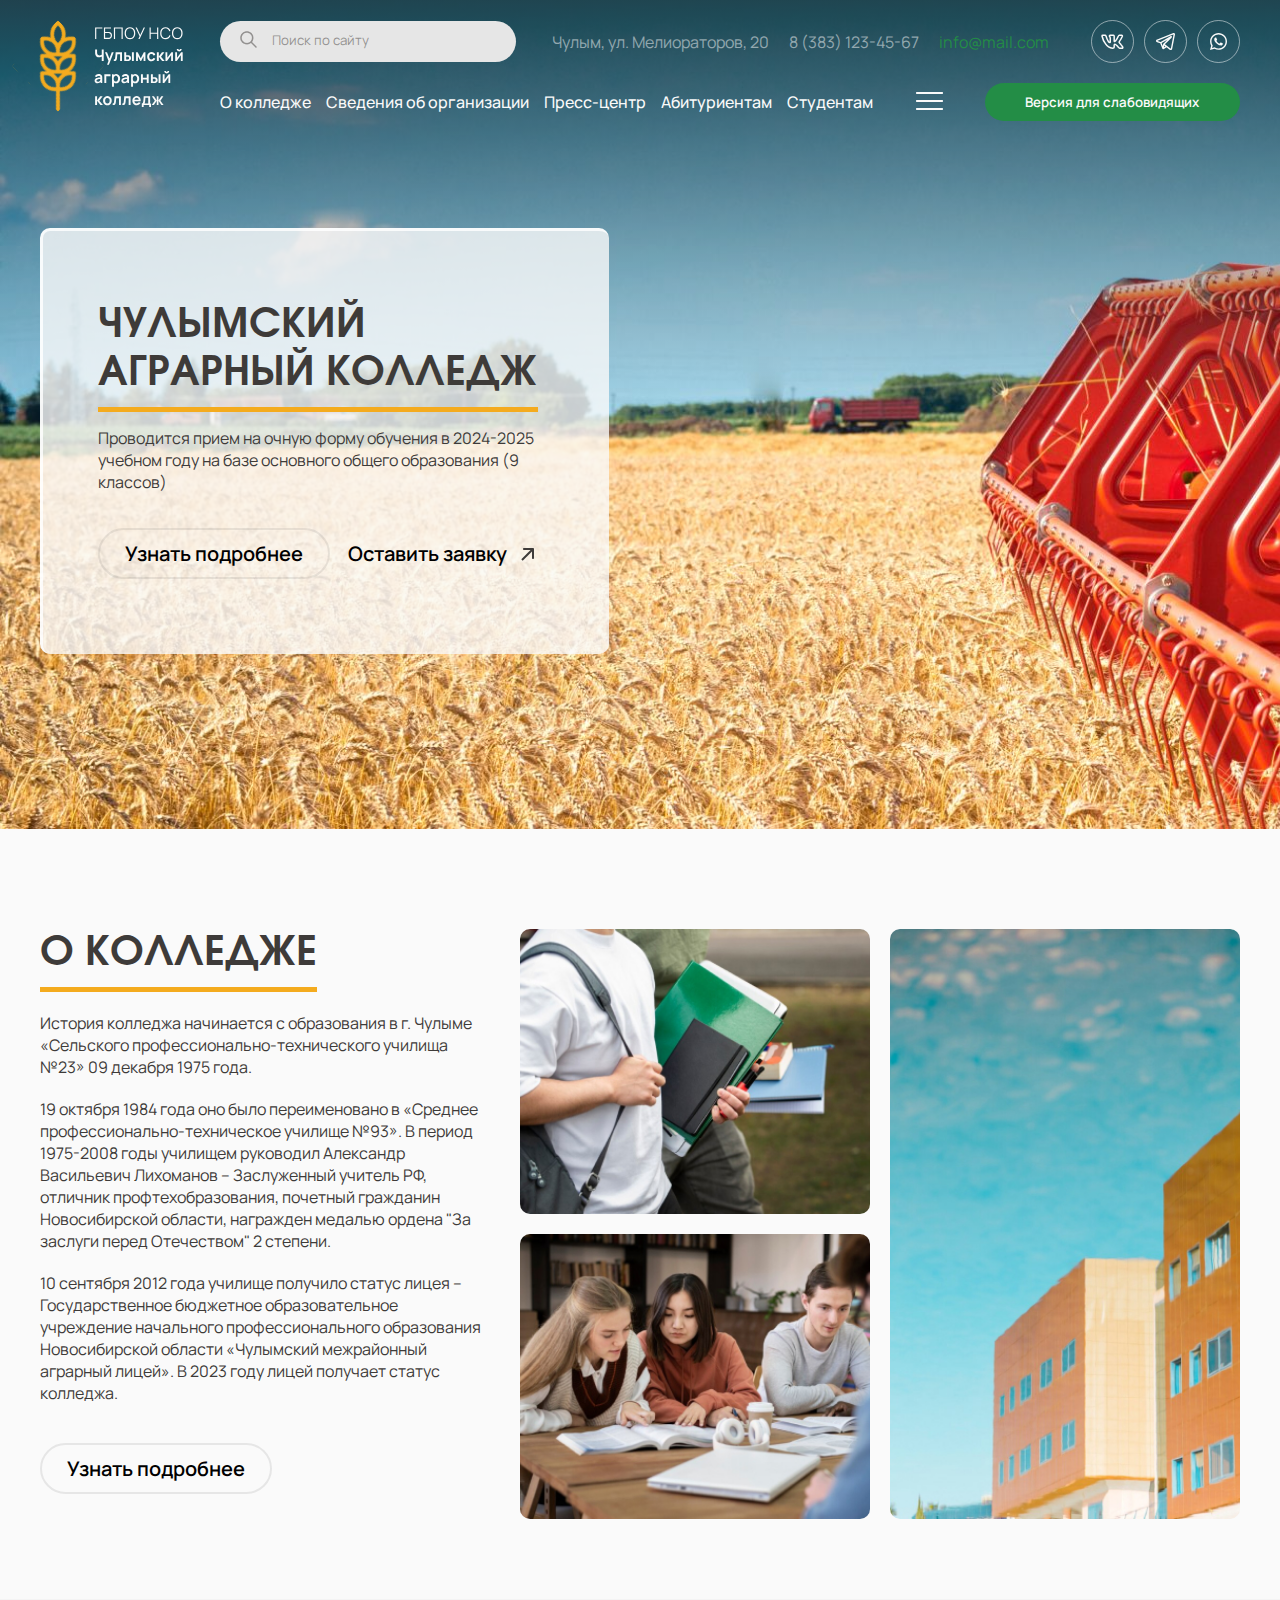
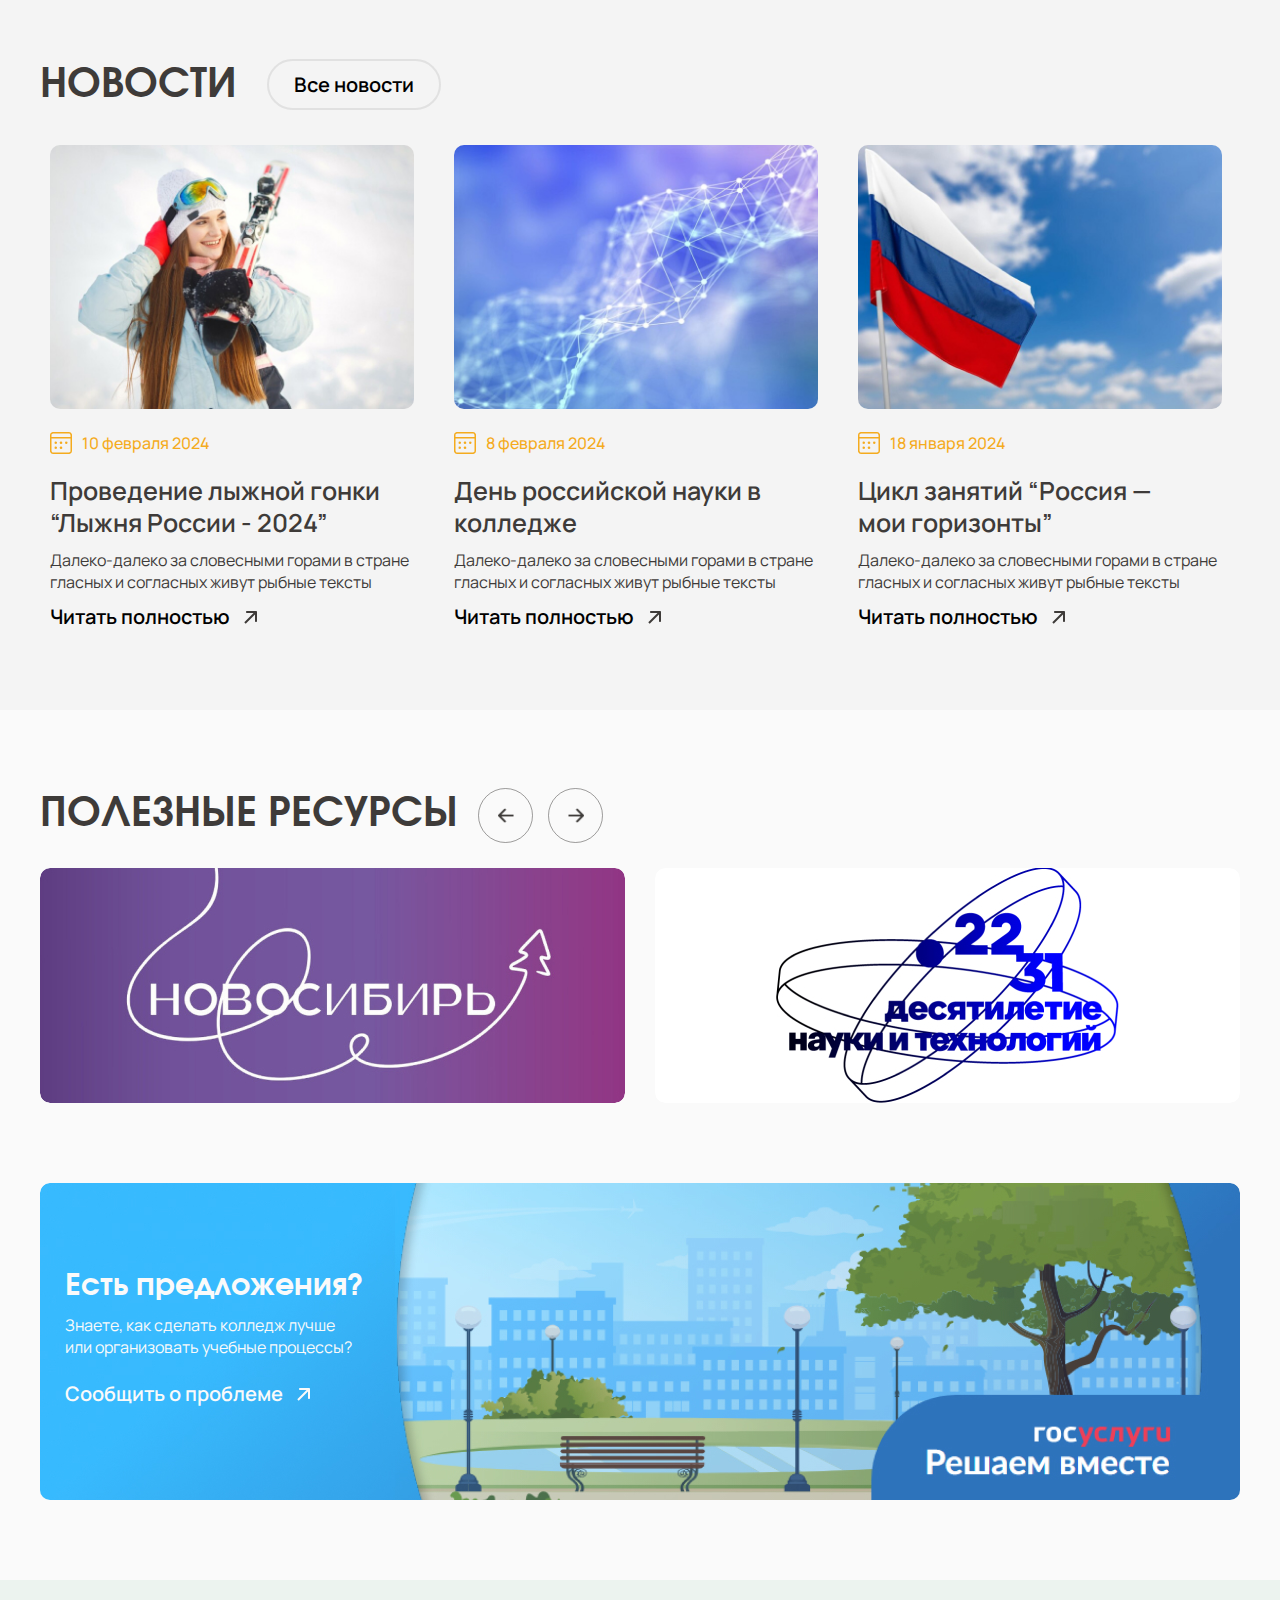
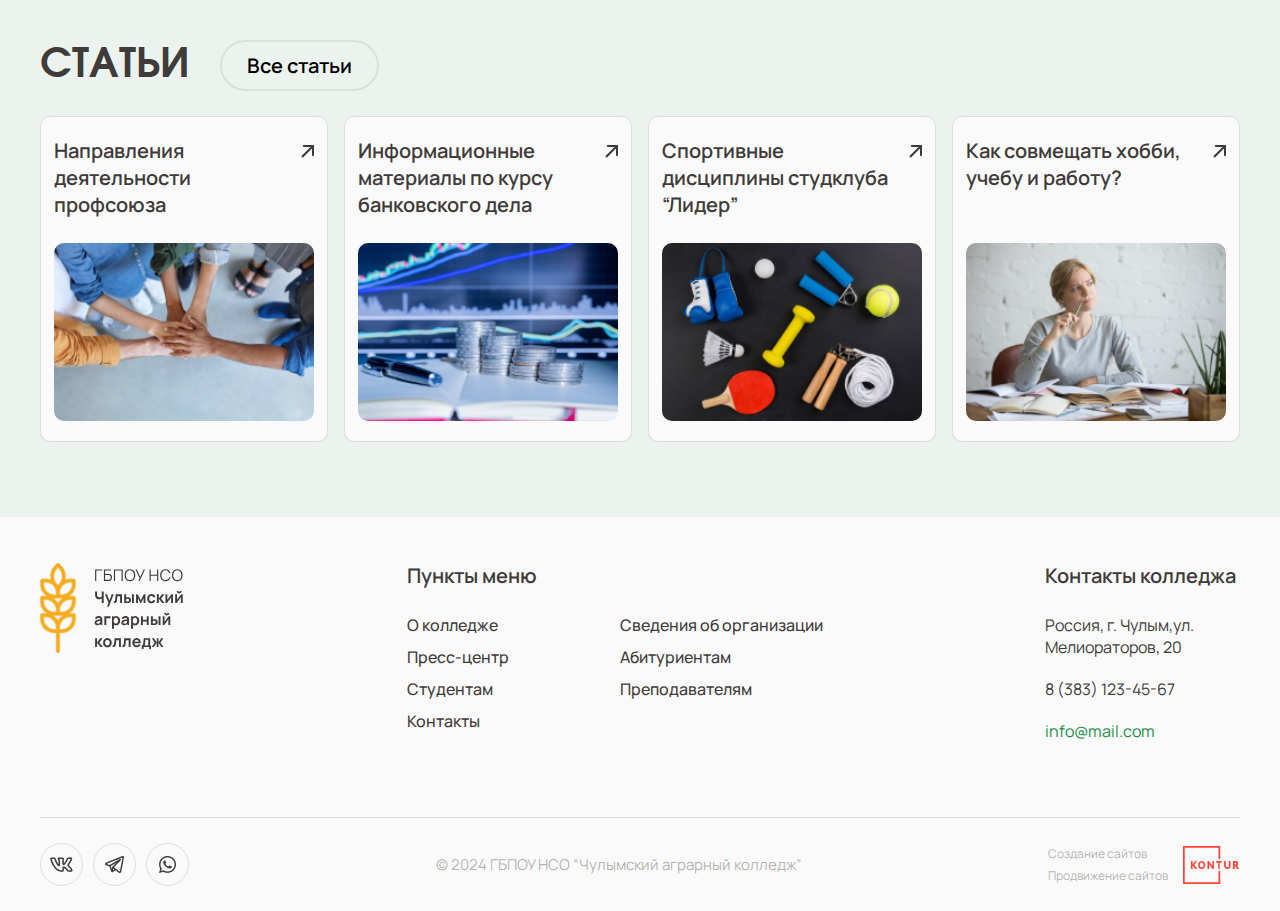
<file: index.html>
<!DOCTYPE html>
<html lang="ru">
<head>
    <meta charset="UTF-8">
    <meta name="viewport" content="width=device-width, initial-scale=1.0">
    <title>chak.ru</title>
    <link rel="preconnect" href="https://fonts.googleapis.com">
    <link rel="preconnect" href="https://fonts.gstatic.com" crossorigin>
    <link href="https://fonts.googleapis.com/css2?family=Manrope:wght@200..800&display=swap" rel="stylesheet">
    <link rel="stylesheet" href="https://cdn.jsdelivr.net/npm/swiper@11/swiper-bundle.min.css"/>
    <link rel="stylesheet" href="styles/style.css">
</head>
<body>
    <div class="layout">
        <header class="header ">
            <div class="container">
                <a class="logo" href="#">
                    <img class="logo-wh" src="./assets/icons/logo-wh.svg" alt="logo">
                    <img class="logo-bl" src="./assets/icons/logo-bl.svg" alt="logo">
                </a>
                <div class="header-content">
                    <form class="search-form">
                        <button>
                            <img src="./assets/icons/search-vector.png" alt="search">
                        </button>
                        <input type="text" placeholder="Поиск по сайту">
                    </form>
                    <ul class="contacts">
                        <li>Чулым, ул. Мелиораторов, 20</li>
                        <li><a class="phone" href="tel:+83831234567">8 (383) 123-45-67</a></li>
                        <li><a class="mail" href="mailto:info@mail.com">info@mail.com</a></li>
                    </ul>
                    <ul class="socials">
                        <li><a href="">
                            <svg width="23" height="15" viewBox="0 0 23 15" fill="none" xmlns="http://www.w3.org/2000/svg">
                                <path d="M21.004 14.1754H18.722C17.859 14.1754 17.599 13.4505 16.052 11.845C14.7 10.4937 14.129 10.3257 13.787 10.3257C13.314 10.3257 13.185 10.4605 13.185 11.1356V13.2638C13.185 13.8394 13.005 14.1764 11.555 14.1764C10.1483 14.0784 8.78416 13.6352 7.57497 12.8833C6.36578 12.1314 5.34612 11.0924 4.6 9.85171C2.82839 7.56492 1.59571 4.88096 1 2.01329C1 1.6586 1.13 1.3371 1.782 1.3371H4.062C4.648 1.3371 4.859 1.60778 5.089 2.23316C6.196 5.61204 8.085 8.55118 8.852 8.55118C9.146 8.55118 9.274 8.41636 9.274 7.65616V4.17565C9.177 2.58785 8.364 2.45406 8.364 1.87951C8.37428 1.72792 8.44114 1.58647 8.55037 1.48519C8.65961 1.38391 8.80261 1.33079 8.949 1.3371H12.533C13.023 1.3371 13.185 1.59015 13.185 2.1979V6.89597C13.185 7.40311 13.395 7.57112 13.543 7.57112C13.837 7.57112 14.063 7.40311 14.602 6.84515C15.7574 5.38386 16.7013 3.7558 17.404 2.01225C17.4759 1.80292 17.6119 1.62373 17.7912 1.50202C17.9705 1.38031 18.1832 1.32275 18.397 1.33814H20.678C21.362 1.33814 21.507 1.69283 21.362 2.19893C20.5324 4.1263 19.5058 5.95584 18.3 7.65616C18.054 8.04508 17.956 8.24731 18.3 8.70364C18.526 9.05833 19.326 9.75111 19.863 10.4097C20.645 11.2186 21.294 12.1541 21.785 13.1787C21.981 13.8383 21.655 14.1754 21.004 14.1754Z" stroke="#FAFAFA" stroke-width="1.5"/>
                                </svg>
                        </a></li>
                        <li><a href="">
                            <svg width="19" height="17" viewBox="0 0 19 17" fill="none" xmlns="http://www.w3.org/2000/svg">
                                <path fill-rule="evenodd" clip-rule="evenodd" d="M4.09184 10.2966C4.13197 10.3103 4.17324 10.3202 4.21513 10.3262C4.47937 10.9636 4.74213 11.6017 5.0034 12.2404C5.47319 13.3897 5.94672 14.5734 6.05039 14.9137C6.18021 15.3325 6.31658 15.6175 6.46601 15.8125C6.54353 15.9119 6.63226 15.9999 6.73687 16.0668C6.79136 16.1017 6.84966 16.13 6.91059 16.151C7.20946 16.2657 7.48218 16.2179 7.6531 16.1596C7.7534 16.1245 7.84884 16.0763 7.93703 16.0162L7.9417 16.0142L10.5811 14.3295L13.6306 16.7218C13.6754 16.7572 13.724 16.7868 13.7763 16.8107C14.1424 16.9732 14.4973 17.0306 14.8317 16.9847C15.1642 16.9369 15.4285 16.7945 15.6255 16.6329C15.8518 16.4462 16.0322 16.2078 16.1523 15.9368L16.1607 15.9158L16.1635 15.9081L16.1654 15.9043V15.9024L16.1663 15.9014C16.1825 15.8603 16.1951 15.8177 16.2037 15.7743L18.9869 1.40839C18.9957 1.36241 19.0001 1.31565 19 1.2688C19 0.848098 18.845 0.447479 18.4816 0.205577C18.1697 -0.00190305 17.8232 -0.0114645 17.6037 0.00574588C17.3683 0.0248685 17.1498 0.0841486 17.0032 0.131955C16.9211 0.158588 16.8401 0.188571 16.7603 0.221832L16.75 0.226612L1.13954 6.49501L1.13767 6.49596C1.08485 6.51585 1.03282 6.53786 0.981693 6.56194C0.857906 6.61891 0.73916 6.68673 0.626781 6.76464C0.414768 6.91284 -0.0737022 7.32015 0.00942189 7.99327C0.0748004 8.5287 0.433448 8.85856 0.652933 9.01728C0.772482 9.10429 0.886427 9.16644 0.970485 9.20755C1.00784 9.22667 1.08817 9.25918 1.12272 9.27448L1.13206 9.27735L4.09184 10.2966ZM17.2964 1.54607H17.2946C17.2865 1.54973 17.2784 1.55323 17.2703 1.55659L1.64108 7.83359C1.63304 7.83692 1.62495 7.84011 1.6168 7.84315L1.60746 7.84602C1.57891 7.85751 1.55086 7.87027 1.5234 7.88427C1.5494 7.89951 1.57621 7.91324 1.60372 7.92538L4.53828 8.93697C4.59072 8.95506 4.64088 8.97945 4.68772 9.00963L14.3796 3.20114L14.3889 3.19636C14.4266 3.17294 14.4652 3.15124 14.5048 3.13134C14.572 3.09596 14.6794 3.04433 14.8008 3.00609C14.8849 2.97931 15.1343 2.90378 15.4032 2.9927C15.5459 3.03874 15.6731 3.12492 15.7702 3.24141C15.8673 3.3579 15.9304 3.5 15.9524 3.65147C15.9872 3.78414 15.9882 3.92372 15.9552 4.05687C15.8899 4.31981 15.7105 4.52442 15.5471 4.68123C15.407 4.81509 13.5895 6.60879 11.7972 8.37954L9.35668 10.789L8.92237 11.2193L14.4067 15.5238C14.4807 15.5556 14.5611 15.5687 14.6411 15.562C14.6814 15.5564 14.7193 15.5392 14.7504 15.5123C14.7883 15.4796 14.8207 15.4408 14.8466 15.3975L14.8485 15.3966L17.5477 1.46289C17.4626 1.48383 17.3793 1.51131 17.2983 1.54512L17.2964 1.54607ZM9.39403 13.3964L8.29941 12.5378L8.03416 14.2636L9.39403 13.3964ZM7.29538 10.8339L8.38347 9.75828L10.824 7.34692L11.7327 6.45007L5.64318 10.0996L5.67587 10.178C6.05992 11.1068 6.43975 12.0375 6.81532 12.9699L7.07964 11.2489C7.10355 11.0893 7.17961 10.9436 7.29538 10.8339Z" fill="#FAFAFA"/>
                                </svg>                                    
                        </a></li>
                        <li><a href="">
                            <svg width="17" height="17" viewBox="0 0 17 17" fill="none" xmlns="http://www.w3.org/2000/svg">
                                <path d="M14.5226 2.47354C13.7394 1.68638 12.8065 1.06226 11.7783 0.637592C10.7502 0.212919 9.64735 -0.00380809 8.53414 5.0634e-05C3.86984 5.0634e-05 0.0683416 3.78254 0.0683416 8.42352C0.0683416 9.91102 0.461305 11.356 1.19598 12.631L0 17L4.48491 15.827C5.7236 16.4985 7.11606 16.8555 8.53414 16.8555C13.1984 16.8555 16.9999 13.073 16.9999 8.43202C16.9999 6.17953 16.12 4.06304 14.5226 2.47354ZM8.53414 15.4275C7.26982 15.4275 6.03114 15.0875 4.94621 14.45L4.68993 14.297L2.02462 14.994L2.73366 12.41L2.56281 12.1465C1.86038 11.0304 1.4874 9.74038 1.48643 8.42352C1.48643 4.56454 4.64722 1.41955 8.5256 1.41955C10.405 1.41955 12.1733 2.15054 13.4974 3.47654C14.1531 4.12591 14.6727 4.8983 15.0261 5.74894C15.3795 6.59959 15.5597 7.51157 15.5562 8.43202C15.5733 12.291 12.4125 15.4275 8.53414 15.4275ZM12.3954 10.1915C12.1819 10.0895 11.1397 9.57952 10.9517 9.50302C10.7552 9.43502 10.6186 9.40102 10.4733 9.60502C10.3281 9.81752 9.9266 10.2935 9.807 10.4295C9.6874 10.574 9.55926 10.591 9.3457 10.4805C9.13213 10.3785 8.44872 10.149 7.6457 9.43502C7.01354 8.87402 6.59495 8.18553 6.46681 7.97303C6.34721 7.76053 6.44973 7.65003 6.56078 7.53953C6.65475 7.44603 6.77435 7.29303 6.87686 7.17403C6.97937 7.05503 7.02209 6.96153 7.09043 6.82553C7.15877 6.68103 7.1246 6.56203 7.07334 6.46003C7.02209 6.35803 6.59495 5.32103 6.4241 4.89604C6.25324 4.48804 6.07385 4.53904 5.94571 4.53054H5.53566C5.39043 4.53054 5.16832 4.58154 4.97184 4.79404C4.7839 5.00654 4.23717 5.51653 4.23717 6.55353C4.23717 7.59053 4.99747 8.59352 5.09998 8.72952C5.2025 8.87402 6.59495 10.999 8.71354 11.9085C9.21756 12.1295 9.61052 12.257 9.91806 12.3505C10.4221 12.512 10.8834 12.4865 11.2507 12.4355C11.6608 12.376 12.5065 11.9255 12.6773 11.4325C12.8567 10.9395 12.8567 10.523 12.7969 10.4295C12.7371 10.336 12.609 10.2935 12.3954 10.1915Z" fill="#FAFAFA"/>
                                </svg>                                    
                        </a></li>
                    </ul>
                    <nav class="nav-menu">
                        <ul>
                            <li class="nav-menu-li"><a href="#">О колледже</a>
                                <ul class="dropdown-menu">
                                    <li><a href="/management.html">Руководство Педагогический (научно-педагогический) состав</a></li>
                                    <li><a href="/management.html">Педагогический состав</a></li>
                                </ul>
                            </li>
                            <li class="nav-menu-li"><a href="#">Сведения об организации</a></li>
                            <li class="nav-menu-li"><a href="#">Пресс-центр</a>
                                <ul class="dropdown-menu">
                                    <li><a href="#">Новости</a></li>
                                    <li><a href="#">Статьи</a></li>
                                    <li><a href="#">Вопрос-Ответ</a></li>
                                    <li><a href="#">Фотогалерея</a></li>
                                </ul>
                            </li>
                            <li class="nav-menu-li"><a href="#">Абитуриентам</a></li>
                            <li class="nav-menu-li"><a href="#">Студентам</a></li>
                        </ul>
                    </nav>
                    <div class="burger-menu">
                        <img src="./assets/icons/burger.png" alt="burger">
                        <nav class="burger-nav-menu">
                            <ul>
                                <li><a href="#">Преподавателям</a></li>
                                <li><a href="/contact-form.html">Контакты</a></li>
                            </ul>
                        </nav>
                    </div>
                    <button class="green-btn">Версия для слабовидящих</button>
                    <div class="mobile-burger">
                        <img src="./assets/icons/burger.png" alt="burger">
                        <img src="./assets/icons/cross.png" alt="close">
                    </div>
                </div> 
            </div>
        </header>
        <main>
            <section class="banner" style="background:linear-gradient(to top, rgba(255,255,255,0)50%, rgba(40,39,38,0.8)100%), url(./assets/imgs/combine-harvesting-wheat-field\ 1.jpg) no-repeat center left /cover;">
                <div class="container">
                    <div class="banner-info">
                        <h2>Чулымский аграрный колледж</h2>
                        <p>Проводится прием на очную форму обучения в 2024-2025 учебном году на базе основного общего образования 
                            (9 классов)</p>
                        <a href="/">
                            <button class="btn">Узнать подробнее</button>
                        </a>
                        <a href="/contact-form.html">
                            <button class="btn apply-btn">Оставить заявку 
                                <svg width="13" height="13" viewBox="0 0 13 13" fill="none" xmlns="http://www.w3.org/2000/svg">
                                    <path d="M13 0.999999C13 0.447714 12.5523 -1.14869e-06 12 -1.40157e-06L3 -6.00782e-07C2.44772 -9.37957e-07 2 0.447715 2 0.999999C2 1.55228 2.44772 2 3 2L11 2L11 10C11 10.5523 11.4477 11 12 11C12.5523 11 13 10.5523 13 10L13 0.999999ZM1.70711 12.7071L12.7071 1.70711L11.2929 0.292892L0.292893 11.2929L1.70711 12.7071Z" fill="#3E3B39"/>
                                </svg>
                            </button>
                        </a>
                    </div>
                </div>
            </section>
            <section class="about">
                <div class="container">
                    <div class="about-wrapper">
                        <div class="about-info">
                            <h2>О колледже</h2>
                            <p>История колледжа начинается с образования в г. Чулыме «Сельского профессионально-технического училища №23» 09 декабря 1975 года.</p>
                            <p>19 октября 1984 года оно было переименовано в «Среднее профессионально-техническое училище №93». В период 1975-2008 годы училищем руководил Александр Васильевич Лихоманов – Заслуженный учитель РФ, отличник профтехобразования, почетный гражданин Новосибирской области, награжден медалью ордена "За заслуги перед Отечеством" 2 степени.</p>
                            <p>10 сентября 2012 года училище получило статус лицея – Государственное бюджетное образовательное учреждение начального профессионального образования Новосибирской области «Чулымский межрайонный аграрный лицей». В 2023 году лицей получает статус колледжа.</p>
                            <button class="btn">Узнать подробнее</button>
                        </div>
                        <div class="about-imgs">
                            <img class="about-img1" src="./assets/imgs/about 4.jpg" alt="about">
                            <img class="about-img2" src="./assets/imgs/about 3.jpg" alt="about">
                            <img class="about-img3" src="./assets/imgs/about 5.jpg" alt="about">
                        </div>
                    </div>
                </div>
            </section>
            <section class="news">
                <div class="container">
                    <div class="title-block">
                        <h2>Новости</h2>
                        <a href="#"><button class="btn">Все новости</button></a>
                    </div>
                    <div class="news-wrapper">
                        <a href="#" class="news-card">
                            <div class="news-card-img">
                                <img src="./assets/imgs/news1.jpg" alt="news">
                            </div>
                            <div class="news-date">
                                <img src="./assets/icons/dateVector.png" alt="">
                                <span>10 февраля 2024</span>
                            </div>
                            <h3>Проведение лыжной гонки “Лыжня России - 2024”</h3>
                            <p>Далеко-далеко за словесными горами в стране гласных и согласных живут рыбные тексты</p>
                            <button class="btn read-btn">Читать полностью 
                                <svg width="13" height="13" viewBox="0 0 13 13" fill="none" xmlns="http://www.w3.org/2000/svg">
                                    <path d="M13 0.999999C13 0.447714 12.5523 -1.14869e-06 12 -1.40157e-06L3 -6.00782e-07C2.44772 -9.37957e-07 2 0.447715 2 0.999999C2 1.55228 2.44772 2 3 2L11 2L11 10C11 10.5523 11.4477 11 12 11C12.5523 11 13 10.5523 13 10L13 0.999999ZM1.70711 12.7071L12.7071 1.70711L11.2929 0.292892L0.292893 11.2929L1.70711 12.7071Z" fill="#3E3B39"/>
                                </svg>
                            </button>
                        </a>
                        <a href="#" class="news-card">
                            <div class="news-card-img">
                                <img src="./assets/imgs/news2.jpg" alt="news">
                            </div>
                            <div class="news-date">
                                <img src="./assets/icons/dateVector.png" alt="">
                                <span>8 февраля 2024</span>
                            </div>
                            <h3>День российской науки в колледже</h3>
                            <p>Далеко-далеко за словесными горами в стране гласных и согласных живут рыбные тексты</p>
                            <button class="btn read-btn">Читать полностью 
                                <svg width="13" height="13" viewBox="0 0 13 13" fill="none" xmlns="http://www.w3.org/2000/svg">
                                    <path d="M13 0.999999C13 0.447714 12.5523 -1.14869e-06 12 -1.40157e-06L3 -6.00782e-07C2.44772 -9.37957e-07 2 0.447715 2 0.999999C2 1.55228 2.44772 2 3 2L11 2L11 10C11 10.5523 11.4477 11 12 11C12.5523 11 13 10.5523 13 10L13 0.999999ZM1.70711 12.7071L12.7071 1.70711L11.2929 0.292892L0.292893 11.2929L1.70711 12.7071Z" fill="#3E3B39"/>
                                </svg>
                            </button>
                        </a>
                        <div class="news-card">
                            <div class="news-card-img">
                                <img src="./assets/imgs/news3.jpg" alt="news">
                            </div>
                            <div class="news-date">
                                <img src="./assets/icons/dateVector.png" alt="">
                                <span>18 января 2024</span>
                            </div>
                            <h3>Цикл занятий “Россия — мои горизонты”</h3>
                            <p>Далеко-далеко за словесными горами в стране гласных и согласных живут рыбные тексты </p>
                            <button class="btn read-btn">Читать полностью 
                                <svg width="13" height="13" viewBox="0 0 13 13" fill="none" xmlns="http://www.w3.org/2000/svg">
                                    <path d="M13 0.999999C13 0.447714 12.5523 -1.14869e-06 12 -1.40157e-06L3 -6.00782e-07C2.44772 -9.37957e-07 2 0.447715 2 0.999999C2 1.55228 2.44772 2 3 2L11 2L11 10C11 10.5523 11.4477 11 12 11C12.5523 11 13 10.5523 13 10L13 0.999999ZM1.70711 12.7071L12.7071 1.70711L11.2929 0.292892L0.292893 11.2929L1.70711 12.7071Z" fill="#3E3B39"/>
                                </svg>
                            </button>
                        </div>
                    </div>
                </div>
            </section>
            <section class="resources"> 
                <div class="container">
                    <h2>Полезные ресурсы</h2>
                    <div class="swiper-button-prev"></div>
                    <div class="swiper-button-next"></div>
                    <div class="swiper">
                        <div class="swiper-wrapper">
                            <div class="swiper-slide">
                                <a class="resource-card" href="#">
                                    <img src="./assets/imgs/resource1.jpg" alt="resource1">
                                </a>
                            </div>
                            <div class="swiper-slide">
                                <a class="resource-card" href="#">
                                    <img src="./assets/imgs/resource2.jpg" alt="resource2">
                                </a>
                            </div>
                            <div class="swiper-slide">
                                <a class="resource-card" href="#">
                                    <img src="./assets/imgs/news2.jpg" alt="resource1">
                                </a>
                            </div>
                            <div class="swiper-slide">
                                <a class="resource-card" href="#">
                                    <img src="./assets/imgs/news3.jpg" alt="resource1">
                                </a>
                            </div>
                        </div>
                        
                    </div>
                </div>
            </section>
            <section class="services" >
                <div class="container" >
                    <div class="service-content" style="background-image: url('./assets/imgs/блок\ Госуслуги.jpg');">
                        <h4>Есть предложения?</h4>
                        <p>Знаете, как сделать колледж лучше или организовать учебные процессы?</p>
                        <a href="#">
                            <a href="/contact-form.html" class="btn read-btn">Сообщить о проблеме
                                <svg width="13" height="13" viewBox="0 0 13 13" fill="none" xmlns="http://www.w3.org/2000/svg">
                                    <path d="M13 0.999999C13 0.447714 12.5523 -1.14869e-06 12 -1.40157e-06L3 -6.00782e-07C2.44772 -9.37957e-07 2 0.447715 2 0.999999C2 1.55228 2.44772 2 3 2L11 2L11 10C11 10.5523 11.4477 11 12 11C12.5523 11 13 10.5523 13 10L13 0.999999ZM1.70711 12.7071L12.7071 1.70711L11.2929 0.292892L0.292893 11.2929L1.70711 12.7071Z" fill="#FAFAFA"/>
                                </svg>
                            </a>
                        </a>
                    </div>
                </div>
            </section>
            <section class="articles">
                <div class="container">
                    <div class="title-block">
                        <h2>Статьи</h2>
                        <a href="#">
                            <button class="btn">Все статьи</button> 
                        </a>
                    </div>
                    <div class="articles-wrapper">
                        <a class="article-card" href="#">
                            <h5>Направления деятельности профсоюза
                                <img src="./assets/icons/Arrow 1.png" alt="">
                            </h5>
                            <div class="article-img">
                                <img src="./assets/imgs/article1.jpg" alt="article">
                            </div>
                        </a>
                        <a class="article-card" href="#">
                            <h5>Информационные материалы по курсу банковского дела
                                <img src="./assets/icons/Arrow 1.png" alt="">
                            </h5>
                            <div class="article-img">
                                <img src="./assets/imgs/article2.jpg" alt="article">
                            </div>
                        </a>
                        <a class="article-card" href="#">
                            <h5>Спортивные дисциплины студклуба “Лидер”
                                <img src="./assets/icons/Arrow 1.png" alt="">
                            </h5>
                            <div class="article-img">
                                <img src="./assets/imgs/article3.jpg" alt="article">
                            </div>
                        </a>
                        <a class="article-card" href="#">
                            <h5>Как совмещать хобби, учебу и работу?
                                <img src="./assets/icons/Arrow 1.png" alt="">
                            </h5>
                            <div class="article-img">
                                <img src="./assets/imgs/article4.jpg" alt="article">
                            </div>
                        </a>
                    </div>
                </div>
            </section>
        </main>
        <footer class="footer">
            <div class="container">
                <div class="footer-top">
                    <a class="logo" href="/">
                        <img src="./assets/icons/logo-bl.svg" alt="logo">
                    </a>
                    <nav class="nav-menu">
                        <h5>Пункты меню</h5>
                        <ul>
                            <li><a href="">О колледже</a></li>
                            <li><a href="">Сведения об организации</a></li>
                            <li><a href="">Пресс-центр</a></li>
                            <li><a href="">Абитуриентам</a></li>
                            <li><a href="">Студентам</a></li>
                            <li><a href="">Преподавателям</a></li>
                            <li><a href="/contact-form.html">Контакты</a></li>
                        </ul>
                    </nav>
                    <div>
                        <h5>Контакты колледжа</h5>
                        <ul class="contacts">
                            <li>Россия, г. Чулым,ул. Мелиораторов, 20</li>
                            <li><a class="phone" href="tel:+83831234567">8 (383) 123-45-67</a></li>
                            <li><a class="mail" href="mailto:info@mail.com">info@mail.com</a></li>
                        </ul>
                    </div>
                </div>
                <div class="footer-bottom">
                    <ul class="socials">
                        <li><a href="">
                            <img src="./assets/icons/vk bl.png" alt="vk">  
                        </a></li>
                        <li><a href="">
                            <img src="./assets/icons/telegram bl.png" alt="tg">
                        </a></li>
                        <li><a href="">
                            <img src="./assets/icons/whatsapp bl.png" alt="wh">
                        </a></li>
                    </ul>
                    <span class="copyright">
                        © 2024 ГБПОУ НСО “Чулымский аграрный колледж”
                    </span>

                    <a href="" class="development">
                        <p>Создание сайтов <span>Продвижение сайтов</span></p>
                        <img src="./assets/icons/Kontur-SVG 1.png" alt="Kontur">
                    </a>
                </div>
            </div>
        </footer>
    </div>
    <script src="https://cdn.jsdelivr.net/npm/swiper@11/swiper-bundle.min.js"></script>
    <script src="/script.js"></script>
</body>
</html>
</file>
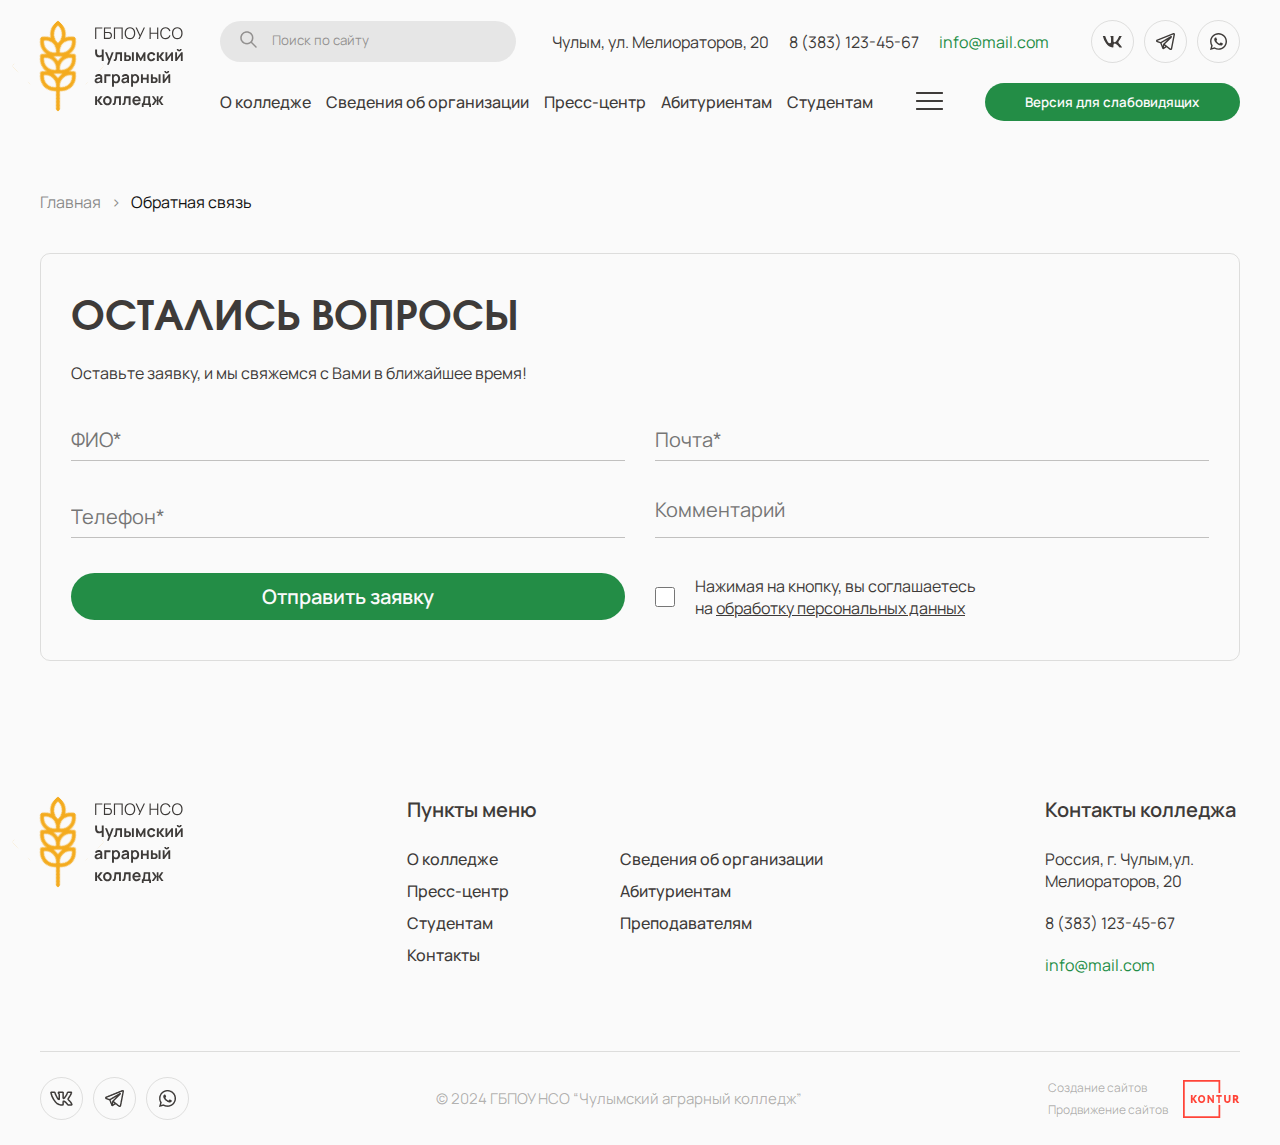
<file: contact-form.html>
<!DOCTYPE html>
<html lang="ru">
<head>
    <meta charset="UTF-8">
    <meta name="viewport" content="width=device-width, initial-scale=1.0">
    <title>chak.ru</title>
    <link rel="preconnect" href="https://fonts.googleapis.com">
    <link rel="preconnect" href="https://fonts.gstatic.com" crossorigin>
    <link href="https://fonts.googleapis.com/css2?family=Manrope:wght@200..800&display=swap" rel="stylesheet">
    <link rel="stylesheet" href="https://cdn.jsdelivr.net/npm/swiper@11/swiper-bundle.min.css"/>
    <link rel="stylesheet" href="styles/style.css">
</head>
<body>
    <div class="layout">
        <header class="header white-bg">
            <div class="container">
                <a class="logo" href="#">
                    <img class="logo-wh" src="./assets/icons/logo-wh.svg" alt="logo">
                    <img class="logo-bl" src="./assets/icons/logo-bl.svg" alt="logo">
                </a>
                <div class="header-content">
                    <form class="search-form">
                        <button>
                            <img src="./assets/icons/search-vector.png" alt="search">
                        </button>
                        <input type="text" placeholder="Поиск по сайту">
                    </form>
                    <ul class="contacts">
                        <li>Чулым, ул. Мелиораторов, 20</li>
                        <li><a class="phone" href="tel:+83831234567">8 (383) 123-45-67</a></li>
                        <li><a class="mail" href="mailto:info@mail.com">info@mail.com</a></li>
                    </ul>
                    <ul class="socials">
                        <li><a href="">
                            <svg width="23" height="15" viewBox="0 0 23 15" fill="none" xmlns="http://www.w3.org/2000/svg">
                                <path d="M21.004 14.1754H18.722C17.859 14.1754 17.599 13.4505 16.052 11.845C14.7 10.4937 14.129 10.3257 13.787 10.3257C13.314 10.3257 13.185 10.4605 13.185 11.1356V13.2638C13.185 13.8394 13.005 14.1764 11.555 14.1764C10.1483 14.0784 8.78416 13.6352 7.57497 12.8833C6.36578 12.1314 5.34612 11.0924 4.6 9.85171C2.82839 7.56492 1.59571 4.88096 1 2.01329C1 1.6586 1.13 1.3371 1.782 1.3371H4.062C4.648 1.3371 4.859 1.60778 5.089 2.23316C6.196 5.61204 8.085 8.55118 8.852 8.55118C9.146 8.55118 9.274 8.41636 9.274 7.65616V4.17565C9.177 2.58785 8.364 2.45406 8.364 1.87951C8.37428 1.72792 8.44114 1.58647 8.55037 1.48519C8.65961 1.38391 8.80261 1.33079 8.949 1.3371H12.533C13.023 1.3371 13.185 1.59015 13.185 2.1979V6.89597C13.185 7.40311 13.395 7.57112 13.543 7.57112C13.837 7.57112 14.063 7.40311 14.602 6.84515C15.7574 5.38386 16.7013 3.7558 17.404 2.01225C17.4759 1.80292 17.6119 1.62373 17.7912 1.50202C17.9705 1.38031 18.1832 1.32275 18.397 1.33814H20.678C21.362 1.33814 21.507 1.69283 21.362 2.19893C20.5324 4.1263 19.5058 5.95584 18.3 7.65616C18.054 8.04508 17.956 8.24731 18.3 8.70364C18.526 9.05833 19.326 9.75111 19.863 10.4097C20.645 11.2186 21.294 12.1541 21.785 13.1787C21.981 13.8383 21.655 14.1754 21.004 14.1754Z" stroke="#FAFAFA" stroke-width="1.5"/>
                                </svg>
                        </a></li>
                        <li><a href="">
                            <svg width="19" height="17" viewBox="0 0 19 17" fill="none" xmlns="http://www.w3.org/2000/svg">
                                <path fill-rule="evenodd" clip-rule="evenodd" d="M4.09184 10.2966C4.13197 10.3103 4.17324 10.3202 4.21513 10.3262C4.47937 10.9636 4.74213 11.6017 5.0034 12.2404C5.47319 13.3897 5.94672 14.5734 6.05039 14.9137C6.18021 15.3325 6.31658 15.6175 6.46601 15.8125C6.54353 15.9119 6.63226 15.9999 6.73687 16.0668C6.79136 16.1017 6.84966 16.13 6.91059 16.151C7.20946 16.2657 7.48218 16.2179 7.6531 16.1596C7.7534 16.1245 7.84884 16.0763 7.93703 16.0162L7.9417 16.0142L10.5811 14.3295L13.6306 16.7218C13.6754 16.7572 13.724 16.7868 13.7763 16.8107C14.1424 16.9732 14.4973 17.0306 14.8317 16.9847C15.1642 16.9369 15.4285 16.7945 15.6255 16.6329C15.8518 16.4462 16.0322 16.2078 16.1523 15.9368L16.1607 15.9158L16.1635 15.9081L16.1654 15.9043V15.9024L16.1663 15.9014C16.1825 15.8603 16.1951 15.8177 16.2037 15.7743L18.9869 1.40839C18.9957 1.36241 19.0001 1.31565 19 1.2688C19 0.848098 18.845 0.447479 18.4816 0.205577C18.1697 -0.00190305 17.8232 -0.0114645 17.6037 0.00574588C17.3683 0.0248685 17.1498 0.0841486 17.0032 0.131955C16.9211 0.158588 16.8401 0.188571 16.7603 0.221832L16.75 0.226612L1.13954 6.49501L1.13767 6.49596C1.08485 6.51585 1.03282 6.53786 0.981693 6.56194C0.857906 6.61891 0.73916 6.68673 0.626781 6.76464C0.414768 6.91284 -0.0737022 7.32015 0.00942189 7.99327C0.0748004 8.5287 0.433448 8.85856 0.652933 9.01728C0.772482 9.10429 0.886427 9.16644 0.970485 9.20755C1.00784 9.22667 1.08817 9.25918 1.12272 9.27448L1.13206 9.27735L4.09184 10.2966ZM17.2964 1.54607H17.2946C17.2865 1.54973 17.2784 1.55323 17.2703 1.55659L1.64108 7.83359C1.63304 7.83692 1.62495 7.84011 1.6168 7.84315L1.60746 7.84602C1.57891 7.85751 1.55086 7.87027 1.5234 7.88427C1.5494 7.89951 1.57621 7.91324 1.60372 7.92538L4.53828 8.93697C4.59072 8.95506 4.64088 8.97945 4.68772 9.00963L14.3796 3.20114L14.3889 3.19636C14.4266 3.17294 14.4652 3.15124 14.5048 3.13134C14.572 3.09596 14.6794 3.04433 14.8008 3.00609C14.8849 2.97931 15.1343 2.90378 15.4032 2.9927C15.5459 3.03874 15.6731 3.12492 15.7702 3.24141C15.8673 3.3579 15.9304 3.5 15.9524 3.65147C15.9872 3.78414 15.9882 3.92372 15.9552 4.05687C15.8899 4.31981 15.7105 4.52442 15.5471 4.68123C15.407 4.81509 13.5895 6.60879 11.7972 8.37954L9.35668 10.789L8.92237 11.2193L14.4067 15.5238C14.4807 15.5556 14.5611 15.5687 14.6411 15.562C14.6814 15.5564 14.7193 15.5392 14.7504 15.5123C14.7883 15.4796 14.8207 15.4408 14.8466 15.3975L14.8485 15.3966L17.5477 1.46289C17.4626 1.48383 17.3793 1.51131 17.2983 1.54512L17.2964 1.54607ZM9.39403 13.3964L8.29941 12.5378L8.03416 14.2636L9.39403 13.3964ZM7.29538 10.8339L8.38347 9.75828L10.824 7.34692L11.7327 6.45007L5.64318 10.0996L5.67587 10.178C6.05992 11.1068 6.43975 12.0375 6.81532 12.9699L7.07964 11.2489C7.10355 11.0893 7.17961 10.9436 7.29538 10.8339Z" fill="#FAFAFA"/>
                                </svg>                                    
                        </a></li>
                        <li><a href="">
                            <svg width="17" height="17" viewBox="0 0 17 17" fill="none" xmlns="http://www.w3.org/2000/svg">
                                <path d="M14.5226 2.47354C13.7394 1.68638 12.8065 1.06226 11.7783 0.637592C10.7502 0.212919 9.64735 -0.00380809 8.53414 5.0634e-05C3.86984 5.0634e-05 0.0683416 3.78254 0.0683416 8.42352C0.0683416 9.91102 0.461305 11.356 1.19598 12.631L0 17L4.48491 15.827C5.7236 16.4985 7.11606 16.8555 8.53414 16.8555C13.1984 16.8555 16.9999 13.073 16.9999 8.43202C16.9999 6.17953 16.12 4.06304 14.5226 2.47354ZM8.53414 15.4275C7.26982 15.4275 6.03114 15.0875 4.94621 14.45L4.68993 14.297L2.02462 14.994L2.73366 12.41L2.56281 12.1465C1.86038 11.0304 1.4874 9.74038 1.48643 8.42352C1.48643 4.56454 4.64722 1.41955 8.5256 1.41955C10.405 1.41955 12.1733 2.15054 13.4974 3.47654C14.1531 4.12591 14.6727 4.8983 15.0261 5.74894C15.3795 6.59959 15.5597 7.51157 15.5562 8.43202C15.5733 12.291 12.4125 15.4275 8.53414 15.4275ZM12.3954 10.1915C12.1819 10.0895 11.1397 9.57952 10.9517 9.50302C10.7552 9.43502 10.6186 9.40102 10.4733 9.60502C10.3281 9.81752 9.9266 10.2935 9.807 10.4295C9.6874 10.574 9.55926 10.591 9.3457 10.4805C9.13213 10.3785 8.44872 10.149 7.6457 9.43502C7.01354 8.87402 6.59495 8.18553 6.46681 7.97303C6.34721 7.76053 6.44973 7.65003 6.56078 7.53953C6.65475 7.44603 6.77435 7.29303 6.87686 7.17403C6.97937 7.05503 7.02209 6.96153 7.09043 6.82553C7.15877 6.68103 7.1246 6.56203 7.07334 6.46003C7.02209 6.35803 6.59495 5.32103 6.4241 4.89604C6.25324 4.48804 6.07385 4.53904 5.94571 4.53054H5.53566C5.39043 4.53054 5.16832 4.58154 4.97184 4.79404C4.7839 5.00654 4.23717 5.51653 4.23717 6.55353C4.23717 7.59053 4.99747 8.59352 5.09998 8.72952C5.2025 8.87402 6.59495 10.999 8.71354 11.9085C9.21756 12.1295 9.61052 12.257 9.91806 12.3505C10.4221 12.512 10.8834 12.4865 11.2507 12.4355C11.6608 12.376 12.5065 11.9255 12.6773 11.4325C12.8567 10.9395 12.8567 10.523 12.7969 10.4295C12.7371 10.336 12.609 10.2935 12.3954 10.1915Z" fill="#FAFAFA"/>
                                </svg>                                    
                        </a></li>
                    </ul>
                    <nav class="nav-menu">
                        <ul>
                            <li class="nav-menu-li"><a href="#">О колледже</a>
                                <ul class="dropdown-menu">
                                    <li><a href="/management.html">Руководство</a></li>
                                </ul>
                            </li>
                            <li class="nav-menu-li"><a href="#">Сведения об организации</a></li>
                            <li class="nav-menu-li"><a href="#">Пресс-центр</a>
                                <ul class="dropdown-menu">
                                    <li><a href="#">Новости</a></li>
                                    <li><a href="#">Статьи</a></li>
                                    <li><a href="#">Вопрос-Ответ</a></li>
                                    <li><a href="#">Фотогалерея</a></li>
                                </ul>
                            </li>
                            <li class="nav-menu-li"><a href="#">Абитуриентам</a></li>
                            <li class="nav-menu-li"><a href="#">Студентам</a></li>
                        </ul>
                    </nav>
                    <div class="burger-menu">
                        <img src="./assets/icons/burger-bl.png" alt="burger">
                        <nav class="burger-nav-menu">
                            <ul>
                                <li><a href="#">Преподавателям</a></li>
                                <li><a href="/contact-form.html">Контакты</a></li>
                            </ul>
                        </nav>
                    </div>
                    <button class="green-btn">Версия для слабовидящих</button>
                    <div class="mobile-burger">
                        <img src="./assets/icons/burger-bl.png" alt="burger">
                        <img src="./assets/icons/cross.png" alt="close">
                    </div>
                </div> 
            </div>
        </header>
        <main>
            <section class="contact-section">
                <div class="container">
                    <nav class="breadcrumb">
                        <ul>
                            <li><a href="/index.html">Главная</a></li>
                            <li>></li>
                            <li class="active"><a href="">Обратная связь</a></li>
                        </ul>
                    </nav>
                    <div class="contact-form" id="contact-form">
                        <h2>Остались вопросы</h2>
                        <span>Оставьте заявку, и мы свяжемся с Вами в ближайшее время!</span>
                        <form>
                            <input type="text" placeholder="ФИО*" required>
                            <input type="email" placeholder="Почта*" required>
                            <input type="tel" placeholder="Телефон*" required>
                            <textarea placeholder="Комментарий"></textarea>
                            <button class="green-btn">Отправить заявку</button>
                            <label for="class">
                                <input type="checkbox" id="checkbox" required>
                                <span>Нажимая на кнопку, вы соглашаетесь на <a href="">обработку персональных данных</a></span> 
                            </label>
                        </form>
                    </div>
                </div>
            </section>
        </main>
        <footer class="footer">
            <div class="container">
                <div class="footer-top">
                    <a class="logo" href="/">
                        <img src="./assets/icons/logo-bl.svg" alt="logo">
                    </a>
                    <nav class="nav-menu">
                        <h5>Пункты меню</h5>
                        <ul>
                            <li><a href="">О колледже</a></li>
                            <li><a href="">Сведения об организации</a></li>
                            <li><a href="">Пресс-центр</a></li>
                            <li><a href="">Абитуриентам</a></li>
                            <li><a href="">Студентам</a></li>
                            <li><a href="">Преподавателям</a></li>
                            <li><a href="/contact-form.html">Контакты</a></li>
                        </ul>
                    </nav>
                    <div>
                        <h5>Контакты колледжа</h5>
                        <ul class="contacts">
                            <li>Россия, г. Чулым,ул. Мелиораторов, 20</li>
                            <li><a class="phone" href="tel:+83831234567">8 (383) 123-45-67</a></li>
                            <li><a class="mail" href="mailto:info@mail.com">info@mail.com</a></li>
                        </ul>
                    </div>
                </div>
                <div class="footer-bottom">
                    <ul class="socials">
                        <li><a href="">
                            <img src="./assets/icons/vk bl.png" alt="vk">  
                        </a></li>
                        <li><a href="">
                            <img src="./assets/icons/telegram bl.png" alt="tg">
                        </a></li>
                        <li><a href="">
                            <img src="./assets/icons/whatsapp bl.png" alt="wh">
                        </a></li>
                    </ul>
                    <span class="copyright">
                        © 2024 ГБПОУ НСО “Чулымский аграрный колледж”
                    </span>

                    <a href="" class="development">
                        <p>Создание сайтов <span>Продвижение сайтов</span></p>
                        <img src="./assets/icons/Kontur-SVG 1.png" alt="Kontur">
                    </a>
                </div>
            </div>
        </footer>
    </div>
           
    
    <script src="https://cdn.jsdelivr.net/npm/swiper@11/swiper-bundle.min.js"></script>
    <script src="/script.js"></script>
</body>
</html>
</file>
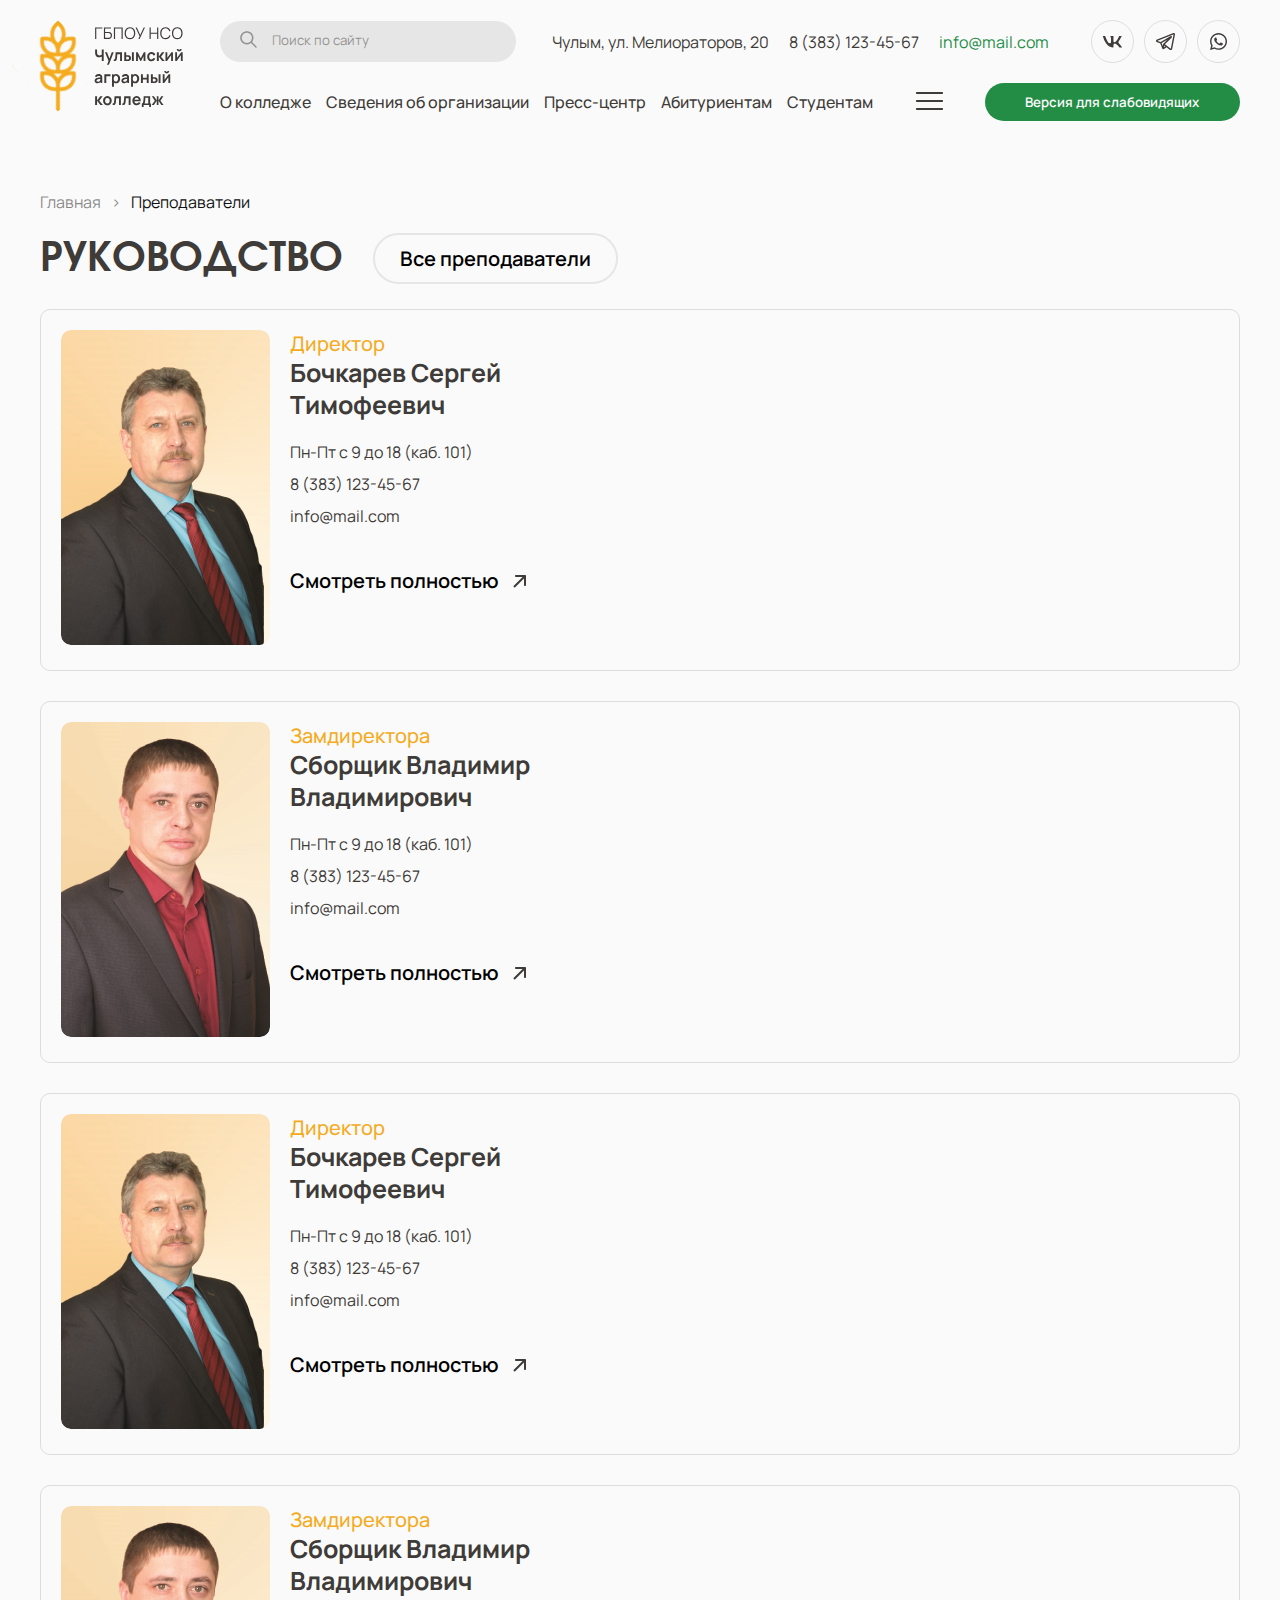
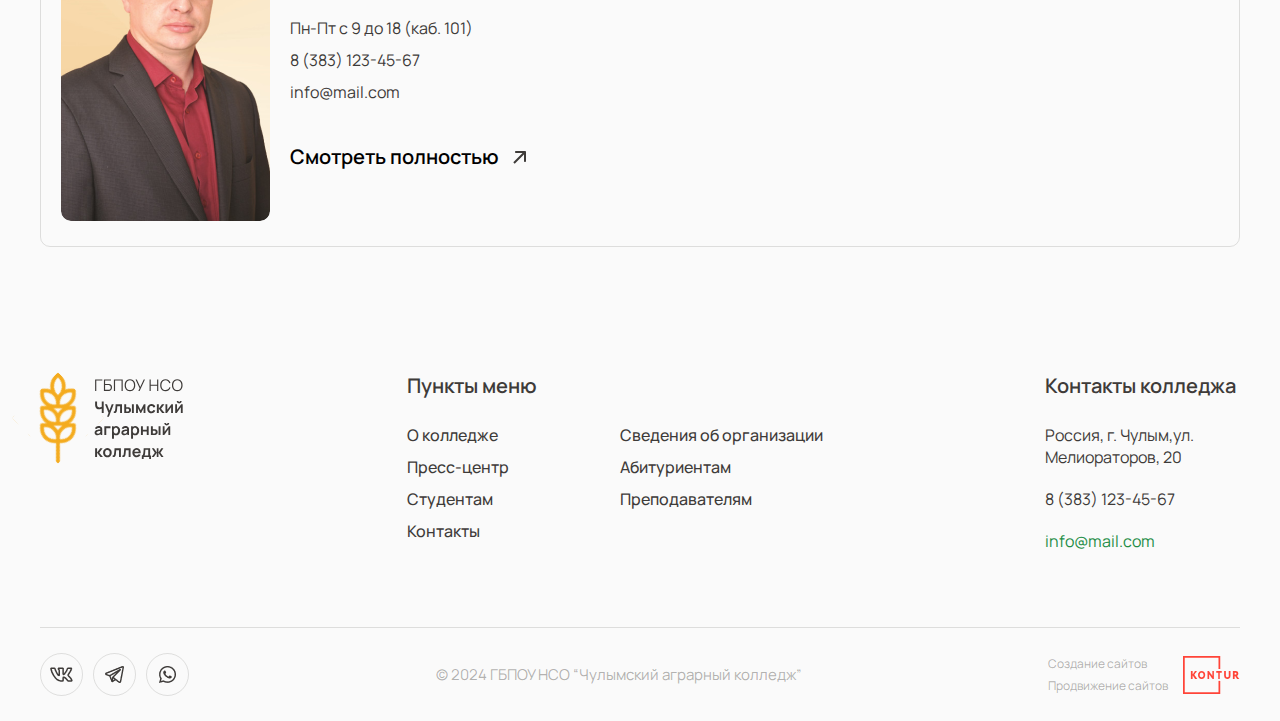
<file: management.html>
<!DOCTYPE html>
<html lang="ru">
<head>
    <meta charset="UTF-8">
    <meta name="viewport" content="width=device-width, initial-scale=1.0">
    <title>chak.ru</title>
    <link rel="preconnect" href="https://fonts.googleapis.com">
    <link rel="preconnect" href="https://fonts.gstatic.com" crossorigin>
    <link href="https://fonts.googleapis.com/css2?family=Manrope:wght@200..800&display=swap" rel="stylesheet">
    <link rel="stylesheet" href="https://cdn.jsdelivr.net/npm/swiper@11/swiper-bundle.min.css"/>
    <link rel="stylesheet" href="styles/style.css">
</head>
<body>
    <div class="layout">
        <header class="header white-bg">
            <div class="container">
                <a class="logo" href="#">
                    <img class="logo-wh" src="./assets/icons/logo-wh.svg" alt="logo">
                    <img class="logo-bl" src="./assets/icons/logo-bl.svg" alt="logo">
                </a>
                <div class="header-content">
                    <form class="search-form">
                        <button>
                            <img src="./assets/icons/search-vector.png" alt="search">
                        </button>
                        <input type="text" placeholder="Поиск по сайту">
                    </form>
                    <ul class="contacts">
                        <li>Чулым, ул. Мелиораторов, 20</li>
                        <li><a class="phone" href="tel:+83831234567">8 (383) 123-45-67</a></li>
                        <li><a class="mail" href="mailto:info@mail.com">info@mail.com</a></li>
                    </ul>
                    <ul class="socials">
                        <li><a href="">
                            <svg width="23" height="15" viewBox="0 0 23 15" fill="none" xmlns="http://www.w3.org/2000/svg">
                                <path d="M21.004 14.1754H18.722C17.859 14.1754 17.599 13.4505 16.052 11.845C14.7 10.4937 14.129 10.3257 13.787 10.3257C13.314 10.3257 13.185 10.4605 13.185 11.1356V13.2638C13.185 13.8394 13.005 14.1764 11.555 14.1764C10.1483 14.0784 8.78416 13.6352 7.57497 12.8833C6.36578 12.1314 5.34612 11.0924 4.6 9.85171C2.82839 7.56492 1.59571 4.88096 1 2.01329C1 1.6586 1.13 1.3371 1.782 1.3371H4.062C4.648 1.3371 4.859 1.60778 5.089 2.23316C6.196 5.61204 8.085 8.55118 8.852 8.55118C9.146 8.55118 9.274 8.41636 9.274 7.65616V4.17565C9.177 2.58785 8.364 2.45406 8.364 1.87951C8.37428 1.72792 8.44114 1.58647 8.55037 1.48519C8.65961 1.38391 8.80261 1.33079 8.949 1.3371H12.533C13.023 1.3371 13.185 1.59015 13.185 2.1979V6.89597C13.185 7.40311 13.395 7.57112 13.543 7.57112C13.837 7.57112 14.063 7.40311 14.602 6.84515C15.7574 5.38386 16.7013 3.7558 17.404 2.01225C17.4759 1.80292 17.6119 1.62373 17.7912 1.50202C17.9705 1.38031 18.1832 1.32275 18.397 1.33814H20.678C21.362 1.33814 21.507 1.69283 21.362 2.19893C20.5324 4.1263 19.5058 5.95584 18.3 7.65616C18.054 8.04508 17.956 8.24731 18.3 8.70364C18.526 9.05833 19.326 9.75111 19.863 10.4097C20.645 11.2186 21.294 12.1541 21.785 13.1787C21.981 13.8383 21.655 14.1754 21.004 14.1754Z" stroke="#FAFAFA" stroke-width="1.5"/>
                                </svg>
                        </a></li>
                        <li><a href="">
                            <svg width="19" height="17" viewBox="0 0 19 17" fill="none" xmlns="http://www.w3.org/2000/svg">
                                <path fill-rule="evenodd" clip-rule="evenodd" d="M4.09184 10.2966C4.13197 10.3103 4.17324 10.3202 4.21513 10.3262C4.47937 10.9636 4.74213 11.6017 5.0034 12.2404C5.47319 13.3897 5.94672 14.5734 6.05039 14.9137C6.18021 15.3325 6.31658 15.6175 6.46601 15.8125C6.54353 15.9119 6.63226 15.9999 6.73687 16.0668C6.79136 16.1017 6.84966 16.13 6.91059 16.151C7.20946 16.2657 7.48218 16.2179 7.6531 16.1596C7.7534 16.1245 7.84884 16.0763 7.93703 16.0162L7.9417 16.0142L10.5811 14.3295L13.6306 16.7218C13.6754 16.7572 13.724 16.7868 13.7763 16.8107C14.1424 16.9732 14.4973 17.0306 14.8317 16.9847C15.1642 16.9369 15.4285 16.7945 15.6255 16.6329C15.8518 16.4462 16.0322 16.2078 16.1523 15.9368L16.1607 15.9158L16.1635 15.9081L16.1654 15.9043V15.9024L16.1663 15.9014C16.1825 15.8603 16.1951 15.8177 16.2037 15.7743L18.9869 1.40839C18.9957 1.36241 19.0001 1.31565 19 1.2688C19 0.848098 18.845 0.447479 18.4816 0.205577C18.1697 -0.00190305 17.8232 -0.0114645 17.6037 0.00574588C17.3683 0.0248685 17.1498 0.0841486 17.0032 0.131955C16.9211 0.158588 16.8401 0.188571 16.7603 0.221832L16.75 0.226612L1.13954 6.49501L1.13767 6.49596C1.08485 6.51585 1.03282 6.53786 0.981693 6.56194C0.857906 6.61891 0.73916 6.68673 0.626781 6.76464C0.414768 6.91284 -0.0737022 7.32015 0.00942189 7.99327C0.0748004 8.5287 0.433448 8.85856 0.652933 9.01728C0.772482 9.10429 0.886427 9.16644 0.970485 9.20755C1.00784 9.22667 1.08817 9.25918 1.12272 9.27448L1.13206 9.27735L4.09184 10.2966ZM17.2964 1.54607H17.2946C17.2865 1.54973 17.2784 1.55323 17.2703 1.55659L1.64108 7.83359C1.63304 7.83692 1.62495 7.84011 1.6168 7.84315L1.60746 7.84602C1.57891 7.85751 1.55086 7.87027 1.5234 7.88427C1.5494 7.89951 1.57621 7.91324 1.60372 7.92538L4.53828 8.93697C4.59072 8.95506 4.64088 8.97945 4.68772 9.00963L14.3796 3.20114L14.3889 3.19636C14.4266 3.17294 14.4652 3.15124 14.5048 3.13134C14.572 3.09596 14.6794 3.04433 14.8008 3.00609C14.8849 2.97931 15.1343 2.90378 15.4032 2.9927C15.5459 3.03874 15.6731 3.12492 15.7702 3.24141C15.8673 3.3579 15.9304 3.5 15.9524 3.65147C15.9872 3.78414 15.9882 3.92372 15.9552 4.05687C15.8899 4.31981 15.7105 4.52442 15.5471 4.68123C15.407 4.81509 13.5895 6.60879 11.7972 8.37954L9.35668 10.789L8.92237 11.2193L14.4067 15.5238C14.4807 15.5556 14.5611 15.5687 14.6411 15.562C14.6814 15.5564 14.7193 15.5392 14.7504 15.5123C14.7883 15.4796 14.8207 15.4408 14.8466 15.3975L14.8485 15.3966L17.5477 1.46289C17.4626 1.48383 17.3793 1.51131 17.2983 1.54512L17.2964 1.54607ZM9.39403 13.3964L8.29941 12.5378L8.03416 14.2636L9.39403 13.3964ZM7.29538 10.8339L8.38347 9.75828L10.824 7.34692L11.7327 6.45007L5.64318 10.0996L5.67587 10.178C6.05992 11.1068 6.43975 12.0375 6.81532 12.9699L7.07964 11.2489C7.10355 11.0893 7.17961 10.9436 7.29538 10.8339Z" fill="#FAFAFA"/>
                                </svg>                                    
                        </a></li>
                        <li><a href="">
                            <svg width="17" height="17" viewBox="0 0 17 17" fill="none" xmlns="http://www.w3.org/2000/svg">
                                <path d="M14.5226 2.47354C13.7394 1.68638 12.8065 1.06226 11.7783 0.637592C10.7502 0.212919 9.64735 -0.00380809 8.53414 5.0634e-05C3.86984 5.0634e-05 0.0683416 3.78254 0.0683416 8.42352C0.0683416 9.91102 0.461305 11.356 1.19598 12.631L0 17L4.48491 15.827C5.7236 16.4985 7.11606 16.8555 8.53414 16.8555C13.1984 16.8555 16.9999 13.073 16.9999 8.43202C16.9999 6.17953 16.12 4.06304 14.5226 2.47354ZM8.53414 15.4275C7.26982 15.4275 6.03114 15.0875 4.94621 14.45L4.68993 14.297L2.02462 14.994L2.73366 12.41L2.56281 12.1465C1.86038 11.0304 1.4874 9.74038 1.48643 8.42352C1.48643 4.56454 4.64722 1.41955 8.5256 1.41955C10.405 1.41955 12.1733 2.15054 13.4974 3.47654C14.1531 4.12591 14.6727 4.8983 15.0261 5.74894C15.3795 6.59959 15.5597 7.51157 15.5562 8.43202C15.5733 12.291 12.4125 15.4275 8.53414 15.4275ZM12.3954 10.1915C12.1819 10.0895 11.1397 9.57952 10.9517 9.50302C10.7552 9.43502 10.6186 9.40102 10.4733 9.60502C10.3281 9.81752 9.9266 10.2935 9.807 10.4295C9.6874 10.574 9.55926 10.591 9.3457 10.4805C9.13213 10.3785 8.44872 10.149 7.6457 9.43502C7.01354 8.87402 6.59495 8.18553 6.46681 7.97303C6.34721 7.76053 6.44973 7.65003 6.56078 7.53953C6.65475 7.44603 6.77435 7.29303 6.87686 7.17403C6.97937 7.05503 7.02209 6.96153 7.09043 6.82553C7.15877 6.68103 7.1246 6.56203 7.07334 6.46003C7.02209 6.35803 6.59495 5.32103 6.4241 4.89604C6.25324 4.48804 6.07385 4.53904 5.94571 4.53054H5.53566C5.39043 4.53054 5.16832 4.58154 4.97184 4.79404C4.7839 5.00654 4.23717 5.51653 4.23717 6.55353C4.23717 7.59053 4.99747 8.59352 5.09998 8.72952C5.2025 8.87402 6.59495 10.999 8.71354 11.9085C9.21756 12.1295 9.61052 12.257 9.91806 12.3505C10.4221 12.512 10.8834 12.4865 11.2507 12.4355C11.6608 12.376 12.5065 11.9255 12.6773 11.4325C12.8567 10.9395 12.8567 10.523 12.7969 10.4295C12.7371 10.336 12.609 10.2935 12.3954 10.1915Z" fill="#FAFAFA"/>
                                </svg>                                    
                        </a></li>
                    </ul>
                    <nav class="nav-menu">
                        <ul>
                            <li class="nav-menu-li"><a href="#">О колледже</a>
                                <ul class="dropdown-menu">
                                    <li><a href="/management.html">Руководство</a></li>
                                </ul>
                            </li>
                            <li class="nav-menu-li"><a href="#">Сведения об организации</a></li>
                            <li class="nav-menu-li"><a href="#">Пресс-центр</a>
                                <ul class="dropdown-menu">
                                    <li><a href="#">Новости</a></li>
                                    <li><a href="#">Статьи</a></li>
                                    <li><a href="#">Вопрос-Ответ</a></li>
                                    <li><a href="#">Фотогалерея</a></li>
                                </ul>
                            </li>
                            <li class="nav-menu-li"><a href="#">Абитуриентам</a></li>
                            <li class="nav-menu-li"><a href="#">Студентам</a></li>
                        </ul>
                    </nav>
                    <div class="burger-menu">
                        <img src="./assets/icons/burger-bl.png" alt="burger">
                        <nav class="burger-nav-menu">
                            <ul>
                                <li><a href="#">Преподавателям</a></li>
                                <li><a href="/contact-form.html">Контакты</a></li>
                            </ul>
                        </nav>
                    </div>
                    <button class="green-btn">Версия для слабовидящих</button>
                    <div class="mobile-burger">
                        <img src="./assets/icons/burger-bl.png" alt="burger">
                        <img src="./assets/icons/cross.png" alt="close">
                    </div>
                </div> 
            </div>
        </header>
        <main>
            <section class="management">
                <div class="container">
                    <nav class="breadcrumb">
                        <ul>
                            <li><a href="/index.html">Главная</a></li>
                            <li>></li>
                            <li class="active"><a href="">Преподаватели</a></li>
                        </ul>
                    </nav>
                    <div class="title-block">
                        <h2>Руководство</h2>
                        <a href="/teachers.html">
                            <button class="btn">Все преподаватели</button>
                        </a>
                    </div>
                    <div class="managers-wrapper">
                        <a href="/teacher1.html">
                            <div class="manager-card">
                                <div class="manager-img">
                                    <img src="./assets/imgs/management1.jpg" alt="manager">
                                </div>
                                <div class="manager-info">
                                    <h3><span>Директор</span>Бочкарев Сергей Тимофеевич</h3>
                                    <ul>
                                        <li>Пн-Пт с 9 до 18 (каб. 101)</li>
                                        <li>8 (383) 123-45-67</li>
                                        <li>info@mail.com</li>
                                    </ul>
                                    <button class="btn read-btn">Смотреть полностью
                                        <svg width="13" height="13" viewBox="0 0 13 13" fill="none" xmlns="http://www.w3.org/2000/svg">
                                            <path d="M13 0.999999C13 0.447714 12.5523 -1.14869e-06 12 -1.40157e-06L3 -6.00782e-07C2.44772 -9.37957e-07 2 0.447715 2 0.999999C2 1.55228 2.44772 2 3 2L11 2L11 10C11 10.5523 11.4477 11 12 11C12.5523 11 13 10.5523 13 10L13 0.999999ZM1.70711 12.7071L12.7071 1.70711L11.2929 0.292892L0.292893 11.2929L1.70711 12.7071Z" fill="#3E3B39"/>
                                        </svg>
                                    </button>
                                </div>
                            </div>
                        </a>
                        <a href="/">
                            <div class="manager-card">
                                <div class="manager-img">
                                    <img src="./assets/imgs/management2.png" alt="manager">
                                </div>
                                <div class="manager-info">
                                    <h3><span>Замдиректора</span>Сборщик Владимир Владимирович</h3>
                                    <ul>
                                        <li>Пн-Пт с 9 до 18 (каб. 101)</li>
                                        <li>8 (383) 123-45-67</li>
                                        <li>info@mail.com</li>
                                    </ul>
                                    <button class="btn read-btn">Смотреть полностью
                                        <svg width="13" height="13" viewBox="0 0 13 13" fill="none" xmlns="http://www.w3.org/2000/svg">
                                            <path d="M13 0.999999C13 0.447714 12.5523 -1.14869e-06 12 -1.40157e-06L3 -6.00782e-07C2.44772 -9.37957e-07 2 0.447715 2 0.999999C2 1.55228 2.44772 2 3 2L11 2L11 10C11 10.5523 11.4477 11 12 11C12.5523 11 13 10.5523 13 10L13 0.999999ZM1.70711 12.7071L12.7071 1.70711L11.2929 0.292892L0.292893 11.2929L1.70711 12.7071Z" fill="#3E3B39"/>
                                        </svg>
                                    </button>
                                </div>
                            </div>
                        </a>
                        <a href="/teacher1.html">
                            <div class="manager-card">
                                <div class="manager-img">
                                    <img src="./assets/imgs/management1.jpg" alt="manager">
                                </div>
                                <div class="manager-info">
                                    <h3><span>Директор</span>Бочкарев Сергей Тимофеевич</h3>
                                    <ul>
                                        <li>Пн-Пт с 9 до 18 (каб. 101)</li>
                                        <li>8 (383) 123-45-67</li>
                                        <li>info@mail.com</li>
                                    </ul>
                                    <button class="btn read-btn">Смотреть полностью
                                        <svg width="13" height="13" viewBox="0 0 13 13" fill="none" xmlns="http://www.w3.org/2000/svg">
                                            <path d="M13 0.999999C13 0.447714 12.5523 -1.14869e-06 12 -1.40157e-06L3 -6.00782e-07C2.44772 -9.37957e-07 2 0.447715 2 0.999999C2 1.55228 2.44772 2 3 2L11 2L11 10C11 10.5523 11.4477 11 12 11C12.5523 11 13 10.5523 13 10L13 0.999999ZM1.70711 12.7071L12.7071 1.70711L11.2929 0.292892L0.292893 11.2929L1.70711 12.7071Z" fill="#3E3B39"/>
                                        </svg>
                                    </button>
                                </div>
                            </div>
                        </a>
                        <a href="/">
                            <div class="manager-card">
                                <div class="manager-img">
                                    <img src="./assets/imgs/management2.png" alt="manager">
                                </div>
                                <div class="manager-info">
                                    <h3><span>Замдиректора</span>Сборщик Владимир Владимирович</h3>
                                    <ul>
                                        <li>Пн-Пт с 9 до 18 (каб. 101)</li>
                                        <li>8 (383) 123-45-67</li>
                                        <li>info@mail.com</li>
                                    </ul>
                                    <button class="btn read-btn">Смотреть полностью
                                        <svg width="13" height="13" viewBox="0 0 13 13" fill="none" xmlns="http://www.w3.org/2000/svg">
                                            <path d="M13 0.999999C13 0.447714 12.5523 -1.14869e-06 12 -1.40157e-06L3 -6.00782e-07C2.44772 -9.37957e-07 2 0.447715 2 0.999999C2 1.55228 2.44772 2 3 2L11 2L11 10C11 10.5523 11.4477 11 12 11C12.5523 11 13 10.5523 13 10L13 0.999999ZM1.70711 12.7071L12.7071 1.70711L11.2929 0.292892L0.292893 11.2929L1.70711 12.7071Z" fill="#3E3B39"/>
                                        </svg>
                                    </button>
                                </div>
                            </div>
                        </a>
                    </div>
                </div>
            </section>
        </main>
        <footer class="footer">
            <div class="container">
                <div class="footer-top">
                    <a class="logo" href="/">
                        <img src="./assets/icons/logo-bl.svg" alt="logo">
                    </a>
                    <nav class="nav-menu">
                        <h5>Пункты меню</h5>
                        <ul>
                            <li><a href="">О колледже</a></li>
                            <li><a href="">Сведения об организации</a></li>
                            <li><a href="">Пресс-центр</a></li>
                            <li><a href="">Абитуриентам</a></li>
                            <li><a href="">Студентам</a></li>
                            <li><a href="">Преподавателям</a></li>
                            <li><a href="">Контакты</a></li>
                        </ul>
                    </nav>
                    <div>
                        <h5>Контакты колледжа</h5>
                        <ul class="contacts">
                            <li>Россия, г. Чулым,ул. Мелиораторов, 20</li>
                            <li><a href="tel:+83831234567">8 (383) 123-45-67</a></li>
                            <li><a class="mail" href="mailto:info@mail.com">info@mail.com</a></li>
                        </ul>
                    </div>
                </div>
                <div class="footer-bottom">
                    <ul class="socials">
                        <li><a href="">
                            <img src="./assets/icons/vk bl.png" alt="vk">  
                        </a></li>
                        <li><a href="">
                            <img src="./assets/icons/telegram bl.png" alt="tg">
                        </a></li>
                        <li><a href="">
                            <img src="./assets/icons/whatsapp bl.png" alt="wh">
                        </a></li>
                    </ul>
                    <span class="copyright">
                        © 2024 ГБПОУ НСО “Чулымский аграрный колледж”
                    </span>

                    <a href="" class="development">
                        <p>Создание сайтов <span>Продвижение сайтов</span></p>
                        <img src="./assets/icons/Kontur-SVG 1.png" alt="Kontur">
                    </a>
                </div>
            </div>
        </footer>
    </div>
    <script src="https://cdn.jsdelivr.net/npm/swiper@11/swiper-bundle.min.js"></script>
    <script src="/script.js"></script>
</body>
</html>
</file>
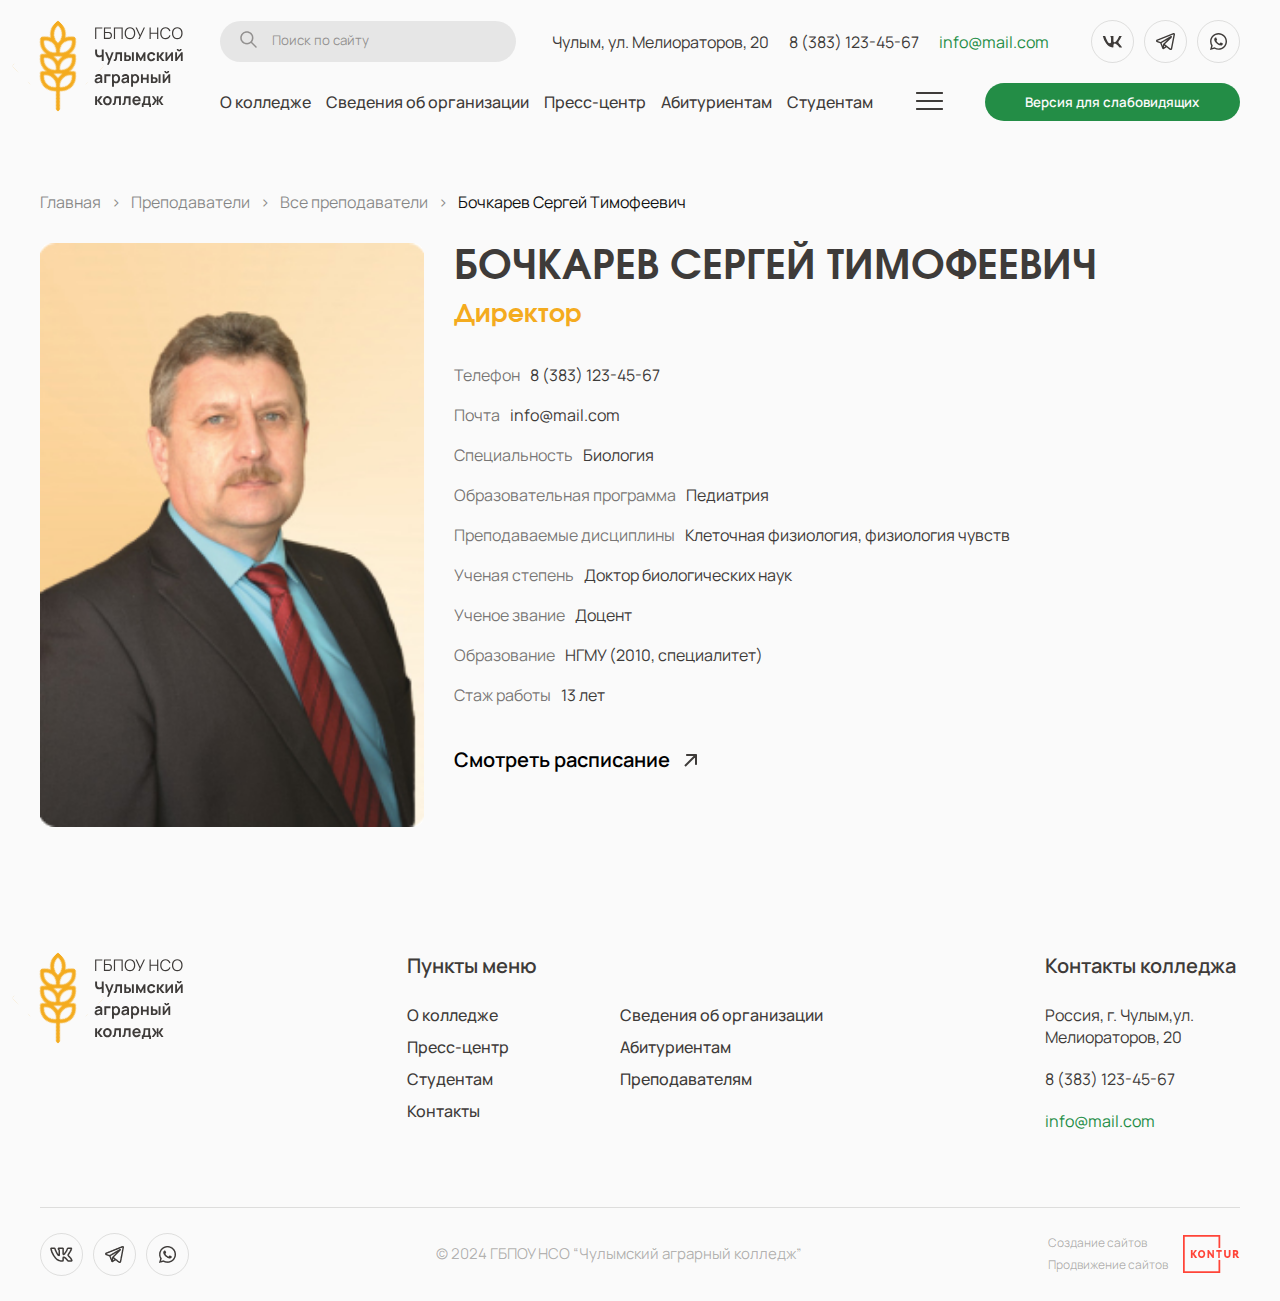
<file: teacher1.html>
<!DOCTYPE html>
<html lang="ru">
<head>
    <meta charset="UTF-8">
    <meta name="viewport" content="width=device-width, initial-scale=1.0">
    <title>chak.ru</title>
    <link rel="preconnect" href="https://fonts.googleapis.com">
    <link rel="preconnect" href="https://fonts.gstatic.com" crossorigin>
    <link href="https://fonts.googleapis.com/css2?family=Manrope:wght@200..800&display=swap" rel="stylesheet">
    <link rel="stylesheet" href="https://cdn.jsdelivr.net/npm/swiper@11/swiper-bundle.min.css"/>
    <link rel="stylesheet" href="styles/style.css">
</head>
<body>
    <div class="layout">
        <header class="header white-bg">
            <div class="container">
                <a class="logo" href="#">
                    <img class="logo-wh" src="./assets/icons/logo-wh.svg" alt="logo">
                    <img class="logo-bl" src="./assets/icons/logo-bl.svg" alt="logo">
                </a>
                <div class="header-content">
                    <form class="search-form">
                        <button>
                            <img src="./assets/icons/search-vector.png" alt="search">
                        </button>
                        <input type="text" placeholder="Поиск по сайту">
                    </form>
                    <ul class="contacts">
                        <li>Чулым, ул. Мелиораторов, 20</li>
                        <li><a class="phone" href="tel:+83831234567">8 (383) 123-45-67</a></li>
                        <li><a class="mail" href="mailto:info@mail.com">info@mail.com</a></li>
                    </ul>
                    <ul class="socials">
                        <li><a href="">
                            <svg width="23" height="15" viewBox="0 0 23 15" fill="none" xmlns="http://www.w3.org/2000/svg">
                                <path d="M21.004 14.1754H18.722C17.859 14.1754 17.599 13.4505 16.052 11.845C14.7 10.4937 14.129 10.3257 13.787 10.3257C13.314 10.3257 13.185 10.4605 13.185 11.1356V13.2638C13.185 13.8394 13.005 14.1764 11.555 14.1764C10.1483 14.0784 8.78416 13.6352 7.57497 12.8833C6.36578 12.1314 5.34612 11.0924 4.6 9.85171C2.82839 7.56492 1.59571 4.88096 1 2.01329C1 1.6586 1.13 1.3371 1.782 1.3371H4.062C4.648 1.3371 4.859 1.60778 5.089 2.23316C6.196 5.61204 8.085 8.55118 8.852 8.55118C9.146 8.55118 9.274 8.41636 9.274 7.65616V4.17565C9.177 2.58785 8.364 2.45406 8.364 1.87951C8.37428 1.72792 8.44114 1.58647 8.55037 1.48519C8.65961 1.38391 8.80261 1.33079 8.949 1.3371H12.533C13.023 1.3371 13.185 1.59015 13.185 2.1979V6.89597C13.185 7.40311 13.395 7.57112 13.543 7.57112C13.837 7.57112 14.063 7.40311 14.602 6.84515C15.7574 5.38386 16.7013 3.7558 17.404 2.01225C17.4759 1.80292 17.6119 1.62373 17.7912 1.50202C17.9705 1.38031 18.1832 1.32275 18.397 1.33814H20.678C21.362 1.33814 21.507 1.69283 21.362 2.19893C20.5324 4.1263 19.5058 5.95584 18.3 7.65616C18.054 8.04508 17.956 8.24731 18.3 8.70364C18.526 9.05833 19.326 9.75111 19.863 10.4097C20.645 11.2186 21.294 12.1541 21.785 13.1787C21.981 13.8383 21.655 14.1754 21.004 14.1754Z" stroke="#FAFAFA" stroke-width="1.5"/>
                                </svg>
                        </a></li>
                        <li><a href="">
                            <svg width="19" height="17" viewBox="0 0 19 17" fill="none" xmlns="http://www.w3.org/2000/svg">
                                <path fill-rule="evenodd" clip-rule="evenodd" d="M4.09184 10.2966C4.13197 10.3103 4.17324 10.3202 4.21513 10.3262C4.47937 10.9636 4.74213 11.6017 5.0034 12.2404C5.47319 13.3897 5.94672 14.5734 6.05039 14.9137C6.18021 15.3325 6.31658 15.6175 6.46601 15.8125C6.54353 15.9119 6.63226 15.9999 6.73687 16.0668C6.79136 16.1017 6.84966 16.13 6.91059 16.151C7.20946 16.2657 7.48218 16.2179 7.6531 16.1596C7.7534 16.1245 7.84884 16.0763 7.93703 16.0162L7.9417 16.0142L10.5811 14.3295L13.6306 16.7218C13.6754 16.7572 13.724 16.7868 13.7763 16.8107C14.1424 16.9732 14.4973 17.0306 14.8317 16.9847C15.1642 16.9369 15.4285 16.7945 15.6255 16.6329C15.8518 16.4462 16.0322 16.2078 16.1523 15.9368L16.1607 15.9158L16.1635 15.9081L16.1654 15.9043V15.9024L16.1663 15.9014C16.1825 15.8603 16.1951 15.8177 16.2037 15.7743L18.9869 1.40839C18.9957 1.36241 19.0001 1.31565 19 1.2688C19 0.848098 18.845 0.447479 18.4816 0.205577C18.1697 -0.00190305 17.8232 -0.0114645 17.6037 0.00574588C17.3683 0.0248685 17.1498 0.0841486 17.0032 0.131955C16.9211 0.158588 16.8401 0.188571 16.7603 0.221832L16.75 0.226612L1.13954 6.49501L1.13767 6.49596C1.08485 6.51585 1.03282 6.53786 0.981693 6.56194C0.857906 6.61891 0.73916 6.68673 0.626781 6.76464C0.414768 6.91284 -0.0737022 7.32015 0.00942189 7.99327C0.0748004 8.5287 0.433448 8.85856 0.652933 9.01728C0.772482 9.10429 0.886427 9.16644 0.970485 9.20755C1.00784 9.22667 1.08817 9.25918 1.12272 9.27448L1.13206 9.27735L4.09184 10.2966ZM17.2964 1.54607H17.2946C17.2865 1.54973 17.2784 1.55323 17.2703 1.55659L1.64108 7.83359C1.63304 7.83692 1.62495 7.84011 1.6168 7.84315L1.60746 7.84602C1.57891 7.85751 1.55086 7.87027 1.5234 7.88427C1.5494 7.89951 1.57621 7.91324 1.60372 7.92538L4.53828 8.93697C4.59072 8.95506 4.64088 8.97945 4.68772 9.00963L14.3796 3.20114L14.3889 3.19636C14.4266 3.17294 14.4652 3.15124 14.5048 3.13134C14.572 3.09596 14.6794 3.04433 14.8008 3.00609C14.8849 2.97931 15.1343 2.90378 15.4032 2.9927C15.5459 3.03874 15.6731 3.12492 15.7702 3.24141C15.8673 3.3579 15.9304 3.5 15.9524 3.65147C15.9872 3.78414 15.9882 3.92372 15.9552 4.05687C15.8899 4.31981 15.7105 4.52442 15.5471 4.68123C15.407 4.81509 13.5895 6.60879 11.7972 8.37954L9.35668 10.789L8.92237 11.2193L14.4067 15.5238C14.4807 15.5556 14.5611 15.5687 14.6411 15.562C14.6814 15.5564 14.7193 15.5392 14.7504 15.5123C14.7883 15.4796 14.8207 15.4408 14.8466 15.3975L14.8485 15.3966L17.5477 1.46289C17.4626 1.48383 17.3793 1.51131 17.2983 1.54512L17.2964 1.54607ZM9.39403 13.3964L8.29941 12.5378L8.03416 14.2636L9.39403 13.3964ZM7.29538 10.8339L8.38347 9.75828L10.824 7.34692L11.7327 6.45007L5.64318 10.0996L5.67587 10.178C6.05992 11.1068 6.43975 12.0375 6.81532 12.9699L7.07964 11.2489C7.10355 11.0893 7.17961 10.9436 7.29538 10.8339Z" fill="#FAFAFA"/>
                                </svg>                                    
                        </a></li>
                        <li><a href="">
                            <svg width="17" height="17" viewBox="0 0 17 17" fill="none" xmlns="http://www.w3.org/2000/svg">
                                <path d="M14.5226 2.47354C13.7394 1.68638 12.8065 1.06226 11.7783 0.637592C10.7502 0.212919 9.64735 -0.00380809 8.53414 5.0634e-05C3.86984 5.0634e-05 0.0683416 3.78254 0.0683416 8.42352C0.0683416 9.91102 0.461305 11.356 1.19598 12.631L0 17L4.48491 15.827C5.7236 16.4985 7.11606 16.8555 8.53414 16.8555C13.1984 16.8555 16.9999 13.073 16.9999 8.43202C16.9999 6.17953 16.12 4.06304 14.5226 2.47354ZM8.53414 15.4275C7.26982 15.4275 6.03114 15.0875 4.94621 14.45L4.68993 14.297L2.02462 14.994L2.73366 12.41L2.56281 12.1465C1.86038 11.0304 1.4874 9.74038 1.48643 8.42352C1.48643 4.56454 4.64722 1.41955 8.5256 1.41955C10.405 1.41955 12.1733 2.15054 13.4974 3.47654C14.1531 4.12591 14.6727 4.8983 15.0261 5.74894C15.3795 6.59959 15.5597 7.51157 15.5562 8.43202C15.5733 12.291 12.4125 15.4275 8.53414 15.4275ZM12.3954 10.1915C12.1819 10.0895 11.1397 9.57952 10.9517 9.50302C10.7552 9.43502 10.6186 9.40102 10.4733 9.60502C10.3281 9.81752 9.9266 10.2935 9.807 10.4295C9.6874 10.574 9.55926 10.591 9.3457 10.4805C9.13213 10.3785 8.44872 10.149 7.6457 9.43502C7.01354 8.87402 6.59495 8.18553 6.46681 7.97303C6.34721 7.76053 6.44973 7.65003 6.56078 7.53953C6.65475 7.44603 6.77435 7.29303 6.87686 7.17403C6.97937 7.05503 7.02209 6.96153 7.09043 6.82553C7.15877 6.68103 7.1246 6.56203 7.07334 6.46003C7.02209 6.35803 6.59495 5.32103 6.4241 4.89604C6.25324 4.48804 6.07385 4.53904 5.94571 4.53054H5.53566C5.39043 4.53054 5.16832 4.58154 4.97184 4.79404C4.7839 5.00654 4.23717 5.51653 4.23717 6.55353C4.23717 7.59053 4.99747 8.59352 5.09998 8.72952C5.2025 8.87402 6.59495 10.999 8.71354 11.9085C9.21756 12.1295 9.61052 12.257 9.91806 12.3505C10.4221 12.512 10.8834 12.4865 11.2507 12.4355C11.6608 12.376 12.5065 11.9255 12.6773 11.4325C12.8567 10.9395 12.8567 10.523 12.7969 10.4295C12.7371 10.336 12.609 10.2935 12.3954 10.1915Z" fill="#FAFAFA"/>
                                </svg>                                    
                        </a></li>
                    </ul>
                    <nav class="nav-menu">
                        <ul>
                            <li class="nav-menu-li"><a href="#">О колледже</a>
                                <ul class="dropdown-menu">
                                    <li><a href="/management.html">Руководство</a></li>
                                </ul>
                            </li>
                            <li class="nav-menu-li"><a href="#">Сведения об организации</a></li>
                            <li class="nav-menu-li"><a href="#">Пресс-центр</a>
                                <ul class="dropdown-menu">
                                    <li><a href="#">Новости</a></li>
                                    <li><a href="#">Статьи</a></li>
                                    <li><a href="#">Вопрос-Ответ</a></li>
                                    <li><a href="#">Фотогалерея</a></li>
                                </ul>
                            </li>
                            <li class="nav-menu-li"><a href="#">Абитуриентам</a></li>
                            <li class="nav-menu-li"><a href="#">Студентам</a></li>
                        </ul>
                    </nav>
                    <div class="burger-menu">
                        <img src="./assets/icons/burger-bl.png" alt="burger">
                        <nav class="burger-nav-menu">
                            <ul>
                                <li><a href="#">Преподавателям</a></li>
                                <li><a href="/contact-form.html">Контакты</a></li>
                            </ul>
                        </nav>
                    </div>
                    <button class="green-btn">Версия для слабовидящих</button>
                    <div class="mobile-burger">
                        <img src="./assets/icons/burger-bl.png" alt="burger">
                        <img src="./assets/icons/cross.png" alt="close">
                    </div>
                </div> 
            </div>
        </header>
        <main>
            <section class="teacher">
                <div class="container">
                    <nav class="breadcrumb">
                        <ul>
                            <li><a href="/index.html">Главная</a></li>
                            <li>></li>
                            <li><a href="/management.html">Преподаватели</a></li>
                            <li>></li>
                            <li><a href="/teachers.html">Все преподаватели</a></li>
                            <li>></li>
                            <li class="active"><a href="">Бочкарев Сергей Тимофеевич</a></li>
                        </ul>
                    </nav>
                    <div class="teacher-block">
                        <div class="teacher-block-img">
                            <img src="./assets/imgs/management1.jpg" alt="teacher">
                        </div>
                        <div class="teacher-block-info">
                            <h2>Бочкарев Сергей Тимофеевич <span>Директор</span></h2>
                            <ul class="teacher-info-list">
                                <li>
                                    <p>Телефон <span>8 (383) 123-45-67</span></p>
                                </li>
                                <li>
                                    <p>Почта <span>info@mail.com</span></p>
                                </li>
                                <li>
                                    <p>Специальность <span>Биология</span></p>
                                </li>
                                <li>
                                    <p>Образовательная программа <span>Педиатрия</span></p>
                                </li>
                                <li>
                                    <p>Преподаваемые дисциплины <span>Клеточная физиология, физиология чувств</span></p>
                                </li>
                                <li>
                                    <p>Ученая степень <span>Доктор биологических наук</span></p>
                                </li>
                                <li>
                                    <p>Ученое звание <span>Доцент</span></p>
                                </li>
                                <li>
                                    <p>Образование <span>НГМУ (2010, специалитет)</span></p>
                                </li>
                                <li>
                                    <p>Стаж работы <span>13 лет</span></p>
                                </li>
                            </ul>
                            <button class="btn read-btn open-shedule" id="">Смотреть расписание
                                <svg width="13" height="13" viewBox="0 0 13 13" fill="none" xmlns="http://www.w3.org/2000/svg">
                                    <path d="M13 0.999999C13 0.447714 12.5523 -1.14869e-06 12 -1.40157e-06L3 -6.00782e-07C2.44772 -9.37957e-07 2 0.447715 2 0.999999C2 1.55228 2.44772 2 3 2L11 2L11 10C11 10.5523 11.4477 11 12 11C12.5523 11 13 10.5523 13 10L13 0.999999ZM1.70711 12.7071L12.7071 1.70711L11.2929 0.292892L0.292893 11.2929L1.70711 12.7071Z" fill="#3E3B39"/>
                                </svg>
                            </button>
                            <div class="shedule">
                                <div class="shedule-block">
                                    <button class="x-btn">+</button>
                                    <h2>Сводное расписание</h2>
                                    <table class="shedule-table" >
                                        <thead>
                                            <tr>
                                                <th>Дата</th>
                                                <th>Время</th>
                                                <th>Аудитория</th>
                                                <th>Дисциплина</th>
                                                <th>Группы</th>
                                                <th>Тип занятия</th>
                                            </tr>
                                        </thead>
                                       <tbody>
                                        <tr>
                                            <td rowspan="2" data-label="Дата">05.03.24 <span>вторник</span></td>
                                            <td data-label="Время">15:45-17:15</td>
                                            <td data-label="Аудитория">7-320</td>
                                            <td data-label="Дисциплина">Компьютерная графика</td>
                                            <td data-label="Группы">АВТ-210, 218</td>
                                            <td data-label="Тип занятия">Лабораторная</td>
                                        </tr>
                                        <tr>
                                            <td data-label="Время">15:45-17:15</td>
                                            <td data-label="Аудитория" >7-320</td>
                                            <td data-label="Дисциплина">Компьютерная графика</td>
                                            <td data-label="Группы">АВТ-210, 218</td>
                                            <td data-label="Тип занятия">Лабораторная</td>
                                        </tr>
                                        <tr>
                                            <td rowspan="2" data-label="Дата">05.03.24 <span>вторник</span></td>
                                            <td data-label="Время">15:45-17:15</td>
                                            <td data-label="Аудитория">7-320</td>
                                            <td data-label="Дисциплина">Компьютерная графика</td>
                                            <td data-label="Группы">АВТ-210, 218</td>
                                            <td data-label="Тип занятия">Лабораторная</td>
                                        </tr>
                                        <tr>
                                            <td data-label="Время">15:45-17:15</td>
                                            <td data-label="Аудитория">7-320</td>
                                            <td data-label="Дисциплина">Компьютерная графика</td>
                                            <td data-label="Группы">АВТ-210, 218</td>
                                            <td data-label="Тип занятия">Лабораторная</td>
                                        </tr>
                                       </tbody>
                                    </table>
                                </div>
                            </div>
                        </div>
                    </div>
                </div>
            </section>
        </main>
        <footer class="footer">
            <div class="container">
                <div class="footer-top">
                    <a class="logo" href="/">
                        <img src="./assets/icons/logo-bl.svg" alt="logo">
                    </a>
                    <nav class="nav-menu">
                        <h5>Пункты меню</h5>
                        <ul>
                            <li><a href="">О колледже</a></li>
                            <li><a href="">Сведения об организации</a></li>
                            <li><a href="">Пресс-центр</a></li>
                            <li><a href="">Абитуриентам</a></li>
                            <li><a href="">Студентам</a></li>
                            <li><a href="">Преподавателям</a></li>
                            <li><a href="/contact-form.html">Контакты</a></li>
                        </ul>
                    </nav>
                    <div>
                        <h5>Контакты колледжа</h5>
                        <ul class="contacts">
                            <li>Россия, г. Чулым,ул. Мелиораторов, 20</li>
                            <li><a href="tel:+83831234567">8 (383) 123-45-67</a></li>
                            <li><a class="mail" href="mailto:info@mail.com">info@mail.com</a></li>
                        </ul>
                    </div>
                </div>
                <div class="footer-bottom">
                    <ul class="socials">
                        <li><a href="">
                            <img src="./assets/icons/vk bl.png" alt="vk">  
                        </a></li>
                        <li><a href="">
                            <img src="./assets/icons/telegram bl.png" alt="tg">
                        </a></li>
                        <li><a href="">
                            <img src="./assets/icons/whatsapp bl.png" alt="wh">
                        </a></li>
                    </ul>
                    <span class="copyright">
                        © 2024 ГБПОУ НСО “Чулымский аграрный колледж”
                    </span>

                    <a href="" class="development">
                        <p>Создание сайтов <span>Продвижение сайтов</span></p>
                        <img src="./assets/icons/Kontur-SVG 1.png" alt="Kontur">
                    </a>
                </div>
            </div>
        </footer>
    </div>
    <script src="https://cdn.jsdelivr.net/npm/swiper@11/swiper-bundle.min.js"></script>
    <script src="/script.js"></script>
</body>
</html>
</file>
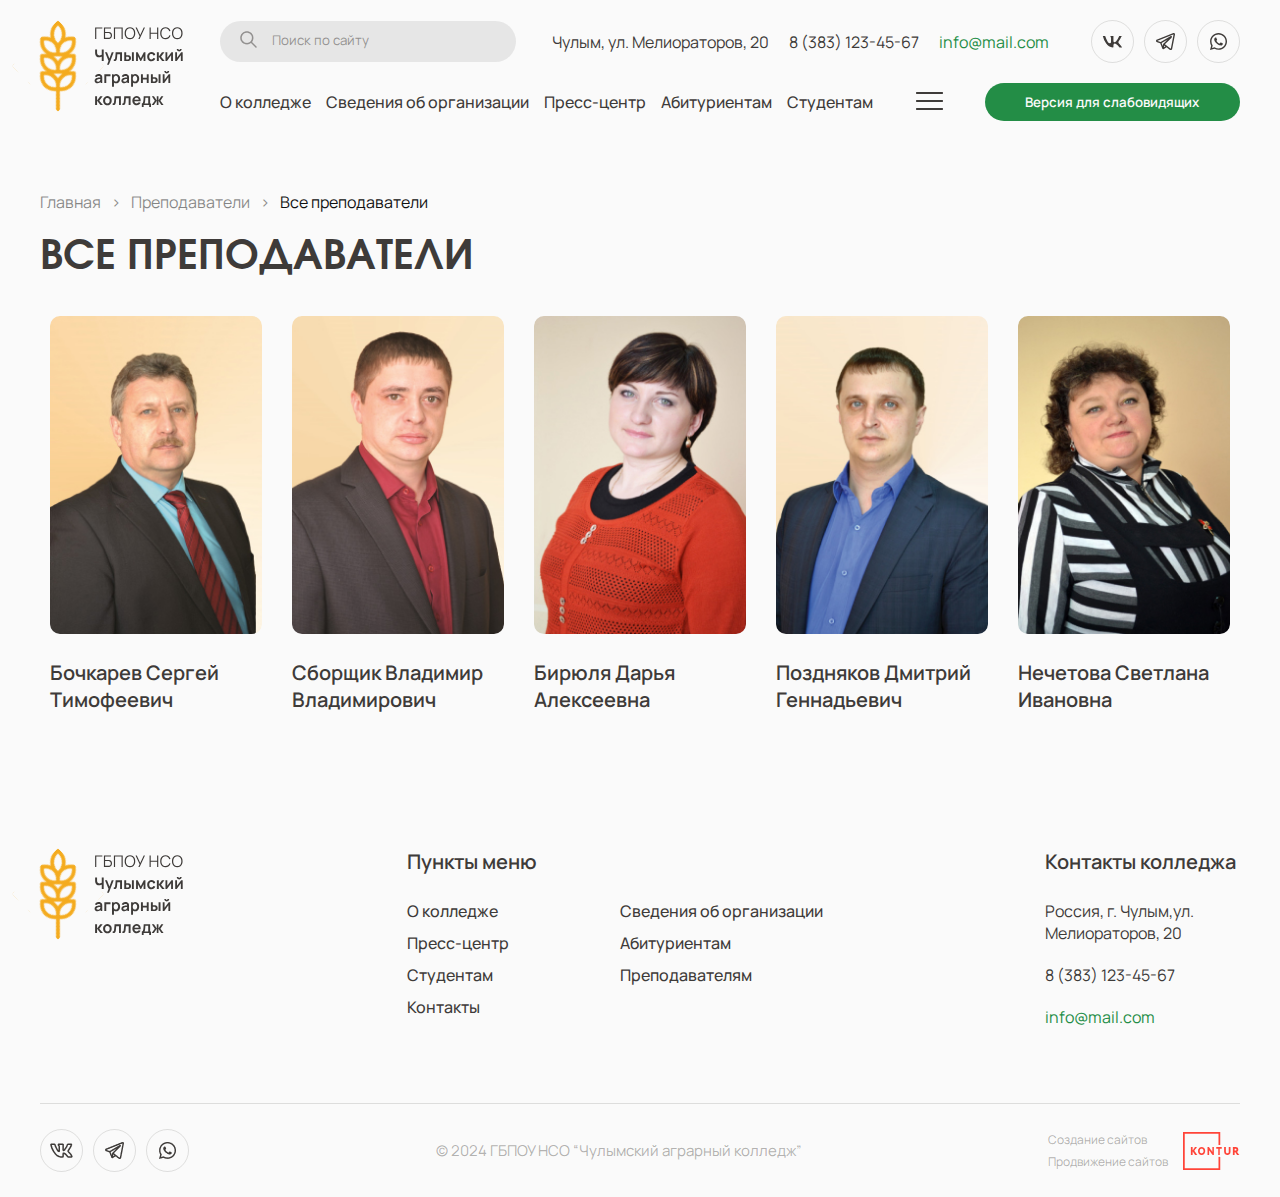
<file: teachers.html>
<!DOCTYPE html>
<html lang="ru">
<head>
    <meta charset="UTF-8">
    <meta name="viewport" content="width=device-width, initial-scale=1.0">
    <title>chak.ru</title>
    <link rel="preconnect" href="https://fonts.googleapis.com">
    <link rel="preconnect" href="https://fonts.gstatic.com" crossorigin>
    <link href="https://fonts.googleapis.com/css2?family=Manrope:wght@200..800&display=swap" rel="stylesheet">
    <link rel="stylesheet" href="https://cdn.jsdelivr.net/npm/swiper@11/swiper-bundle.min.css"/>
    <link rel="stylesheet" href="styles/style.css">
</head>
<body>
    <div class="layout">
        <header class="header white-bg">
            <div class="container">
                <a class="logo" href="#">
                    <img class="logo-wh" src="./assets/icons/logo-wh.svg" alt="logo">
                    <img class="logo-bl" src="./assets/icons/logo-bl.svg" alt="logo">
                </a>
                <div class="header-content">
                    <form class="search-form">
                        <button>
                            <img src="./assets/icons/search-vector.png" alt="search">
                        </button>
                        <input type="text" placeholder="Поиск по сайту">
                    </form>
                    <ul class="contacts">
                        <li>Чулым, ул. Мелиораторов, 20</li>
                        <li><a class="phone" href="tel:+83831234567">8 (383) 123-45-67</a></li>
                        <li><a class="mail" href="mailto:info@mail.com">info@mail.com</a></li>
                    </ul>
                    <ul class="socials">
                        <li><a href="">
                            <svg width="23" height="15" viewBox="0 0 23 15" fill="none" xmlns="http://www.w3.org/2000/svg">
                                <path d="M21.004 14.1754H18.722C17.859 14.1754 17.599 13.4505 16.052 11.845C14.7 10.4937 14.129 10.3257 13.787 10.3257C13.314 10.3257 13.185 10.4605 13.185 11.1356V13.2638C13.185 13.8394 13.005 14.1764 11.555 14.1764C10.1483 14.0784 8.78416 13.6352 7.57497 12.8833C6.36578 12.1314 5.34612 11.0924 4.6 9.85171C2.82839 7.56492 1.59571 4.88096 1 2.01329C1 1.6586 1.13 1.3371 1.782 1.3371H4.062C4.648 1.3371 4.859 1.60778 5.089 2.23316C6.196 5.61204 8.085 8.55118 8.852 8.55118C9.146 8.55118 9.274 8.41636 9.274 7.65616V4.17565C9.177 2.58785 8.364 2.45406 8.364 1.87951C8.37428 1.72792 8.44114 1.58647 8.55037 1.48519C8.65961 1.38391 8.80261 1.33079 8.949 1.3371H12.533C13.023 1.3371 13.185 1.59015 13.185 2.1979V6.89597C13.185 7.40311 13.395 7.57112 13.543 7.57112C13.837 7.57112 14.063 7.40311 14.602 6.84515C15.7574 5.38386 16.7013 3.7558 17.404 2.01225C17.4759 1.80292 17.6119 1.62373 17.7912 1.50202C17.9705 1.38031 18.1832 1.32275 18.397 1.33814H20.678C21.362 1.33814 21.507 1.69283 21.362 2.19893C20.5324 4.1263 19.5058 5.95584 18.3 7.65616C18.054 8.04508 17.956 8.24731 18.3 8.70364C18.526 9.05833 19.326 9.75111 19.863 10.4097C20.645 11.2186 21.294 12.1541 21.785 13.1787C21.981 13.8383 21.655 14.1754 21.004 14.1754Z" stroke="#FAFAFA" stroke-width="1.5"/>
                                </svg>
                        </a></li>
                        <li><a href="">
                            <svg width="19" height="17" viewBox="0 0 19 17" fill="none" xmlns="http://www.w3.org/2000/svg">
                                <path fill-rule="evenodd" clip-rule="evenodd" d="M4.09184 10.2966C4.13197 10.3103 4.17324 10.3202 4.21513 10.3262C4.47937 10.9636 4.74213 11.6017 5.0034 12.2404C5.47319 13.3897 5.94672 14.5734 6.05039 14.9137C6.18021 15.3325 6.31658 15.6175 6.46601 15.8125C6.54353 15.9119 6.63226 15.9999 6.73687 16.0668C6.79136 16.1017 6.84966 16.13 6.91059 16.151C7.20946 16.2657 7.48218 16.2179 7.6531 16.1596C7.7534 16.1245 7.84884 16.0763 7.93703 16.0162L7.9417 16.0142L10.5811 14.3295L13.6306 16.7218C13.6754 16.7572 13.724 16.7868 13.7763 16.8107C14.1424 16.9732 14.4973 17.0306 14.8317 16.9847C15.1642 16.9369 15.4285 16.7945 15.6255 16.6329C15.8518 16.4462 16.0322 16.2078 16.1523 15.9368L16.1607 15.9158L16.1635 15.9081L16.1654 15.9043V15.9024L16.1663 15.9014C16.1825 15.8603 16.1951 15.8177 16.2037 15.7743L18.9869 1.40839C18.9957 1.36241 19.0001 1.31565 19 1.2688C19 0.848098 18.845 0.447479 18.4816 0.205577C18.1697 -0.00190305 17.8232 -0.0114645 17.6037 0.00574588C17.3683 0.0248685 17.1498 0.0841486 17.0032 0.131955C16.9211 0.158588 16.8401 0.188571 16.7603 0.221832L16.75 0.226612L1.13954 6.49501L1.13767 6.49596C1.08485 6.51585 1.03282 6.53786 0.981693 6.56194C0.857906 6.61891 0.73916 6.68673 0.626781 6.76464C0.414768 6.91284 -0.0737022 7.32015 0.00942189 7.99327C0.0748004 8.5287 0.433448 8.85856 0.652933 9.01728C0.772482 9.10429 0.886427 9.16644 0.970485 9.20755C1.00784 9.22667 1.08817 9.25918 1.12272 9.27448L1.13206 9.27735L4.09184 10.2966ZM17.2964 1.54607H17.2946C17.2865 1.54973 17.2784 1.55323 17.2703 1.55659L1.64108 7.83359C1.63304 7.83692 1.62495 7.84011 1.6168 7.84315L1.60746 7.84602C1.57891 7.85751 1.55086 7.87027 1.5234 7.88427C1.5494 7.89951 1.57621 7.91324 1.60372 7.92538L4.53828 8.93697C4.59072 8.95506 4.64088 8.97945 4.68772 9.00963L14.3796 3.20114L14.3889 3.19636C14.4266 3.17294 14.4652 3.15124 14.5048 3.13134C14.572 3.09596 14.6794 3.04433 14.8008 3.00609C14.8849 2.97931 15.1343 2.90378 15.4032 2.9927C15.5459 3.03874 15.6731 3.12492 15.7702 3.24141C15.8673 3.3579 15.9304 3.5 15.9524 3.65147C15.9872 3.78414 15.9882 3.92372 15.9552 4.05687C15.8899 4.31981 15.7105 4.52442 15.5471 4.68123C15.407 4.81509 13.5895 6.60879 11.7972 8.37954L9.35668 10.789L8.92237 11.2193L14.4067 15.5238C14.4807 15.5556 14.5611 15.5687 14.6411 15.562C14.6814 15.5564 14.7193 15.5392 14.7504 15.5123C14.7883 15.4796 14.8207 15.4408 14.8466 15.3975L14.8485 15.3966L17.5477 1.46289C17.4626 1.48383 17.3793 1.51131 17.2983 1.54512L17.2964 1.54607ZM9.39403 13.3964L8.29941 12.5378L8.03416 14.2636L9.39403 13.3964ZM7.29538 10.8339L8.38347 9.75828L10.824 7.34692L11.7327 6.45007L5.64318 10.0996L5.67587 10.178C6.05992 11.1068 6.43975 12.0375 6.81532 12.9699L7.07964 11.2489C7.10355 11.0893 7.17961 10.9436 7.29538 10.8339Z" fill="#FAFAFA"/>
                                </svg>                                    
                        </a></li>
                        <li><a href="">
                            <svg width="17" height="17" viewBox="0 0 17 17" fill="none" xmlns="http://www.w3.org/2000/svg">
                                <path d="M14.5226 2.47354C13.7394 1.68638 12.8065 1.06226 11.7783 0.637592C10.7502 0.212919 9.64735 -0.00380809 8.53414 5.0634e-05C3.86984 5.0634e-05 0.0683416 3.78254 0.0683416 8.42352C0.0683416 9.91102 0.461305 11.356 1.19598 12.631L0 17L4.48491 15.827C5.7236 16.4985 7.11606 16.8555 8.53414 16.8555C13.1984 16.8555 16.9999 13.073 16.9999 8.43202C16.9999 6.17953 16.12 4.06304 14.5226 2.47354ZM8.53414 15.4275C7.26982 15.4275 6.03114 15.0875 4.94621 14.45L4.68993 14.297L2.02462 14.994L2.73366 12.41L2.56281 12.1465C1.86038 11.0304 1.4874 9.74038 1.48643 8.42352C1.48643 4.56454 4.64722 1.41955 8.5256 1.41955C10.405 1.41955 12.1733 2.15054 13.4974 3.47654C14.1531 4.12591 14.6727 4.8983 15.0261 5.74894C15.3795 6.59959 15.5597 7.51157 15.5562 8.43202C15.5733 12.291 12.4125 15.4275 8.53414 15.4275ZM12.3954 10.1915C12.1819 10.0895 11.1397 9.57952 10.9517 9.50302C10.7552 9.43502 10.6186 9.40102 10.4733 9.60502C10.3281 9.81752 9.9266 10.2935 9.807 10.4295C9.6874 10.574 9.55926 10.591 9.3457 10.4805C9.13213 10.3785 8.44872 10.149 7.6457 9.43502C7.01354 8.87402 6.59495 8.18553 6.46681 7.97303C6.34721 7.76053 6.44973 7.65003 6.56078 7.53953C6.65475 7.44603 6.77435 7.29303 6.87686 7.17403C6.97937 7.05503 7.02209 6.96153 7.09043 6.82553C7.15877 6.68103 7.1246 6.56203 7.07334 6.46003C7.02209 6.35803 6.59495 5.32103 6.4241 4.89604C6.25324 4.48804 6.07385 4.53904 5.94571 4.53054H5.53566C5.39043 4.53054 5.16832 4.58154 4.97184 4.79404C4.7839 5.00654 4.23717 5.51653 4.23717 6.55353C4.23717 7.59053 4.99747 8.59352 5.09998 8.72952C5.2025 8.87402 6.59495 10.999 8.71354 11.9085C9.21756 12.1295 9.61052 12.257 9.91806 12.3505C10.4221 12.512 10.8834 12.4865 11.2507 12.4355C11.6608 12.376 12.5065 11.9255 12.6773 11.4325C12.8567 10.9395 12.8567 10.523 12.7969 10.4295C12.7371 10.336 12.609 10.2935 12.3954 10.1915Z" fill="#FAFAFA"/>
                                </svg>                                    
                        </a></li>
                    </ul>
                    <nav class="nav-menu">
                        <ul>
                            <li class="nav-menu-li"><a href="#">О колледже</a>
                                <ul class="dropdown-menu">
                                    <li><a href="/management.html">Руководство</a></li>
                                </ul>
                            </li>
                            <li class="nav-menu-li"><a href="#">Сведения об организации</a></li>
                            <li class="nav-menu-li"><a href="#">Пресс-центр</a>
                                <ul class="dropdown-menu">
                                    <li><a href="#">Новости</a></li>
                                    <li><a href="#">Статьи</a></li>
                                    <li><a href="#">Вопрос-Ответ</a></li>
                                    <li><a href="#">Фотогалерея</a></li>
                                </ul>
                            </li>
                            <li class="nav-menu-li"><a href="#">Абитуриентам</a></li>
                            <li class="nav-menu-li"><a href="#">Студентам</a></li>
                        </ul>
                    </nav>
                    <div class="burger-menu">
                        <img src="./assets/icons/burger-bl.png" alt="burger">
                        <nav class="burger-nav-menu">
                            <ul>
                                <li><a href="#">Преподавателям</a></li>
                                <li><a href="/contact-form.html">Контакты</a></li>
                            </ul>
                        </nav>
                    </div>
                    <button class="green-btn">Версия для слабовидящих</button>
                    <div class="mobile-burger">
                        <img src="./assets/icons/burger-bl.png" alt="burger">
                        <img src="./assets/icons/cross.png" alt="close">
                    </div>
                </div> 
            </div>
        </header>
        <main>
            <section class="teachers">
                <div class="container">
                    <nav class="breadcrumb">
                        <ul>
                            <li><a href="/index.html">Главная</a></li>
                            <li>></li>
                            <li><a href="/management.html">Преподаватели</a></li>
                            <li>></li>
                            <li class="active"><a href="">Все преподаватели</a></li>
                        </ul>
                    </nav>
                    <div class="title-block">
                        <h2>Все преподаватели</h2>
                    </div>
                    <div class="teachers-wrapper">
                        <a href="/teacher1.html" class="teacher-card">
                            <div class="teacher-img">
                                <img src="./assets/imgs/management1.jpg" alt="manager">
                            </div>
                            <h5>Бочкарев Сергей Тимофеевич</h5>
                        </a>
                        <a href="/" class="teacher-card">
                            <div class="teacher-img">
                                <img src="./assets/imgs/management2.png" alt="manager">
                            </div>
                            <h5>Сборщик Владимир Владимирович</h5>
                        </a>
                        <a href="/" class="teacher-card">
                            <div class="teacher-img">
                                <img src="./assets/imgs/teacher3.jpg" alt="manager">
                            </div>
                            <h5>Бирюля Дарья Алексеевна</h5>
                        </a>
                        <a href="/" class="teacher-card">
                            <div class="teacher-img">
                                <img src="./assets/imgs/teacher4.png" alt="manager">
                            </div>
                            <h5>Поздняков Дмитрий Геннадьевич</h5>
                        </a>
                        <a href="/" class="teacher-card">
                            <div class="teacher-img">
                                <img src="./assets/imgs/teacher5.jpg" alt="manager">
                            </div>
                            <h5>Нечетова Светлана Ивановна</h5>
                        </a>
                    </div>
                </div>
            </section>
        </main>
        <footer class="footer">
            <div class="container">
                <div class="footer-top">
                    <a class="logo" href="/">
                        <img src="./assets/icons/logo-bl.svg" alt="logo">
                    </a>
                    <nav class="nav-menu">
                        <h5>Пункты меню</h5>
                        <ul>
                            <li><a href="">О колледже</a></li>
                            <li><a href="">Сведения об организации</a></li>
                            <li><a href="">Пресс-центр</a></li>
                            <li><a href="">Абитуриентам</a></li>
                            <li><a href="">Студентам</a></li>
                            <li><a href="">Преподавателям</a></li>
                            <li><a href="">Контакты</a></li>
                        </ul>
                    </nav>
                    <div>
                        <h5>Контакты колледжа</h5>
                        <ul class="contacts">
                            <li>Россия, г. Чулым,ул. Мелиораторов, 20</li>
                            <li><a href="tel:+83831234567">8 (383) 123-45-67</a></li>
                            <li><a class="mail" href="mailto:info@mail.com">info@mail.com</a></li>
                        </ul>
                    </div>
                </div>
                <div class="footer-bottom">
                    <ul class="socials">
                        <li><a href="">
                            <img src="./assets/icons/vk bl.png" alt="vk">  
                        </a></li>
                        <li><a href="">
                            <img src="./assets/icons/telegram bl.png" alt="tg">
                        </a></li>
                        <li><a href="">
                            <img src="./assets/icons/whatsapp bl.png" alt="wh">
                        </a></li>
                    </ul>
                    <span class="copyright">
                        © 2024 ГБПОУ НСО “Чулымский аграрный колледж”
                    </span>

                    <a href="" class="development">
                        <p>Создание сайтов <span>Продвижение сайтов</span></p>
                        <img src="./assets/icons/Kontur-SVG 1.png" alt="Kontur">
                    </a>
                </div>
            </div>
        </footer>
    </div>
    <script src="https://cdn.jsdelivr.net/npm/swiper@11/swiper-bundle.min.js"></script>
    <script src="/script.js"></script>
</body>
</html>
</file>
<file: styles/style.css>
@import url(./header-style.css);
@import url(./banner-style.css);
@import url(./about-style.css);
@import url(./news-style.css);
@import url(./resources-style.css);
@import url(./services-style.css);
@import url(./articles-style.css);
@import url(./footer.style.css);
@import url(./management-style/management-style.css);
@import url(./management-style/teachers-style.css);
@import url(./management-style/teacher-style.css);
@import url(./contact-form-style.css);
/* -------------------------------------------reset-styles------------------------------------------- */
*{
    margin: 0;
    padding: 0;
    border: 0;
    box-sizing: border-box;
}

*, *:before, *:after{
	-moz-box-sizing: border-box;
	-webkit-box-sizing: border-box;
	box-sizing: border-box;
}

:focus, :active{outline: none;}
a:focus, a:active{outline: none;}

nav,footer,header,aside{display: block;}

html, body{
	height: 100%;
	width: 100%;
	-ms-text-size-adjust: 100%;
	-moz-text-size-adjust: 100%;
	-webkit-text-size-adjust: 100%;
}

input, button, textarea{font-family: inherit;}

input::-ms-clear{display:none;}
button{cursor: pointer; text-align: center;}
button::-moz-focus-inner{padding: 0;border: 0;}
a, a:visited{text-decoration: none; color: inherit;}
a:hover{text-decoration: none;}
ul li{list-style-type: none;}

h1,h2, h3, h4, h5, h6{font-style: inherit;}

/* -------------------------------------------fonts-styles------------------------------------------- */
@font-face {
    font-family: 'Involve';
    src: url('../fonts/Involve-Bold.ttf') format('truetype');
    font-weight: 700;
    font-style: normal;
}
/* -------------------------------------------main-styles------------------------------------------- */
html{
	scroll-behavior: smooth;
}

body{
	font-family: "Manrope", sans-serif;
	font-style: normal;
	background-color: #FAFAFA;
	font-size: 16px;
	line-height: 22px;
	color: rgba(62, 59, 57, 1);

}
body.no-scroll{
	overflow: hidden;
}
.layout{
	display: flex;
	flex-direction: column;
	height: 100vh;

}
.container{
	max-width: 1224px;
	margin: 0 auto;
	padding: 0 12px;
}
header{
	flex-shrink: 0;
}
.logo{
	margin-left: -28px;
	width: 172px;
}
.logo img{
	width: 172px;
}
.contacts{
	display: flex;
	gap: 20px;
	color: rgba(255, 255, 255, 0.5);
}
.contacts .mail{
	color: rgba(35, 141, 70, 1);
	opacity: 1;
}
.contacts .phone{
	white-space: nowrap;
}
.contacts .phone,
.contacts .mail{
	border-bottom: 1px solid transparent;
	transition: all 0.5s ease;
	
}
.contacts .mail:hover{
	border-bottom-color: rgba(35, 141, 70, 1);
}
.contacts .phone:hover{
	border-bottom-color:inherit ;
}

.socials{
	display: flex;
	gap: 10px;
}

.socials a{
	width: 43px;
	height: 43px;
	display: flex;
	align-items: center;
	justify-content: center;
	border-radius: 50%;
	border: 1px solid rgba(255, 255, 255, 0.5);
}
.socials a:hover{
	background-color: rgba(255, 255, 255, 0.1);
	transition: all 0.5s ease;
}
.nav-menu > ul{
	display: flex;
	justify-content: space-between;
	gap: 10px;
	font-weight: 500;
	white-space: nowrap;
}
.nav-menu > ul > li{
	position: relative;
}
.nav-menu > ul > li:hover >a{
	opacity: 0.5;
	transition: all 0.5s ease;
}
.dropdown-menu{
	display: none;
	position: absolute;
	top: 100%;
	left: 0;
	background: rgba(250, 250, 250, 1);
	padding: 20px;
	border-radius: 10px;
	box-shadow: 0px 4px 4px 0px rgba(62, 59, 57, 0.1);
	color: rgba(62, 59, 57, 1);
}
.dropdown-menu li{
	padding: 5px 0;
}
.dropdown-menu li:hover >a{
	color: rgba(244, 171, 30, 1);
	transition: all 0.5s ease;
}
.nav-menu > ul > li:hover .dropdown-menu{
	display: initial;
}
main{
	background-color: #FAFAFA;
	flex-grow: 1;
	position: relative;
}

h2{
	font-family: 'Involve';
	font-size: 40px;
	font-weight: 700;
	line-height: 48px;
	letter-spacing: 0em;
	text-align: left;
	text-transform: uppercase;
}
h3{
	max-width: 341px;
	font-size: 25px;
	font-weight: 600;
	line-height: 32px;
	letter-spacing: 0em;
	margin-bottom: 10px;
}
h4{
	font-family: 'Involve';
	font-size: 30px;
	font-weight: 600;
	line-height: 36px;
	letter-spacing: 0em;
}
h5{
	max-width: 205px;
	font-size: 20px;
	font-weight: 600;
	line-height: 27px;
	letter-spacing: 0em;
	margin-bottom: 25px;
}
.btn{
	background: transparent;
	border-radius: 65px;
	border: 2px solid rgba(62, 59, 57, 0.1);
	font-size: 20px;
	font-weight: 600;
	padding: 10px 25px;
	white-space: nowrap;
}
.btn:hover{
	color: rgba(244, 171, 30, 1);
	border-color: rgba(244, 171, 30, 1);
	transition: all 0.5s ease;
}
.btn svg{
	margin-left: 10px;
}
.btn:hover svg path{
	fill: rgba(244, 171, 30, 1);
	transition: all 0.5s ease;
}

.btn.apply-btn{
    border: none;
    padding: 17px 15px;
}

footer{
	flex-shrink: 0;
}


@media (max-width: 1150px) {
	.logo {
		margin-left: -12px;
	}
	.logo img{
		width: 97px;
	}
}
@media (max-width: 620px) {
	body{
		font-size: 12px;
		line-height: 17px;
		letter-spacing: 0em;
	}
	h2{
		font-size: 22px;
		line-height: 26px;
	}
	h3{
		font-size: 16px;
		line-height: 21px;
	}
	h5{
		font-size: 16px;
		margin-bottom: 18px;
	}
	.btn{
		font-size: 16px;
		padding: 10px 25px;
		border-radius: 30px;
	}
	.btn svg{
		width: 10px;
		height: 10px;
		margin-left: 4px;
	}
	.nav-menu > ul > li:hover >a{
		opacity: 1;
	}
	.dropdown-menu{
		white-space: initial;
	}
}
</file>
